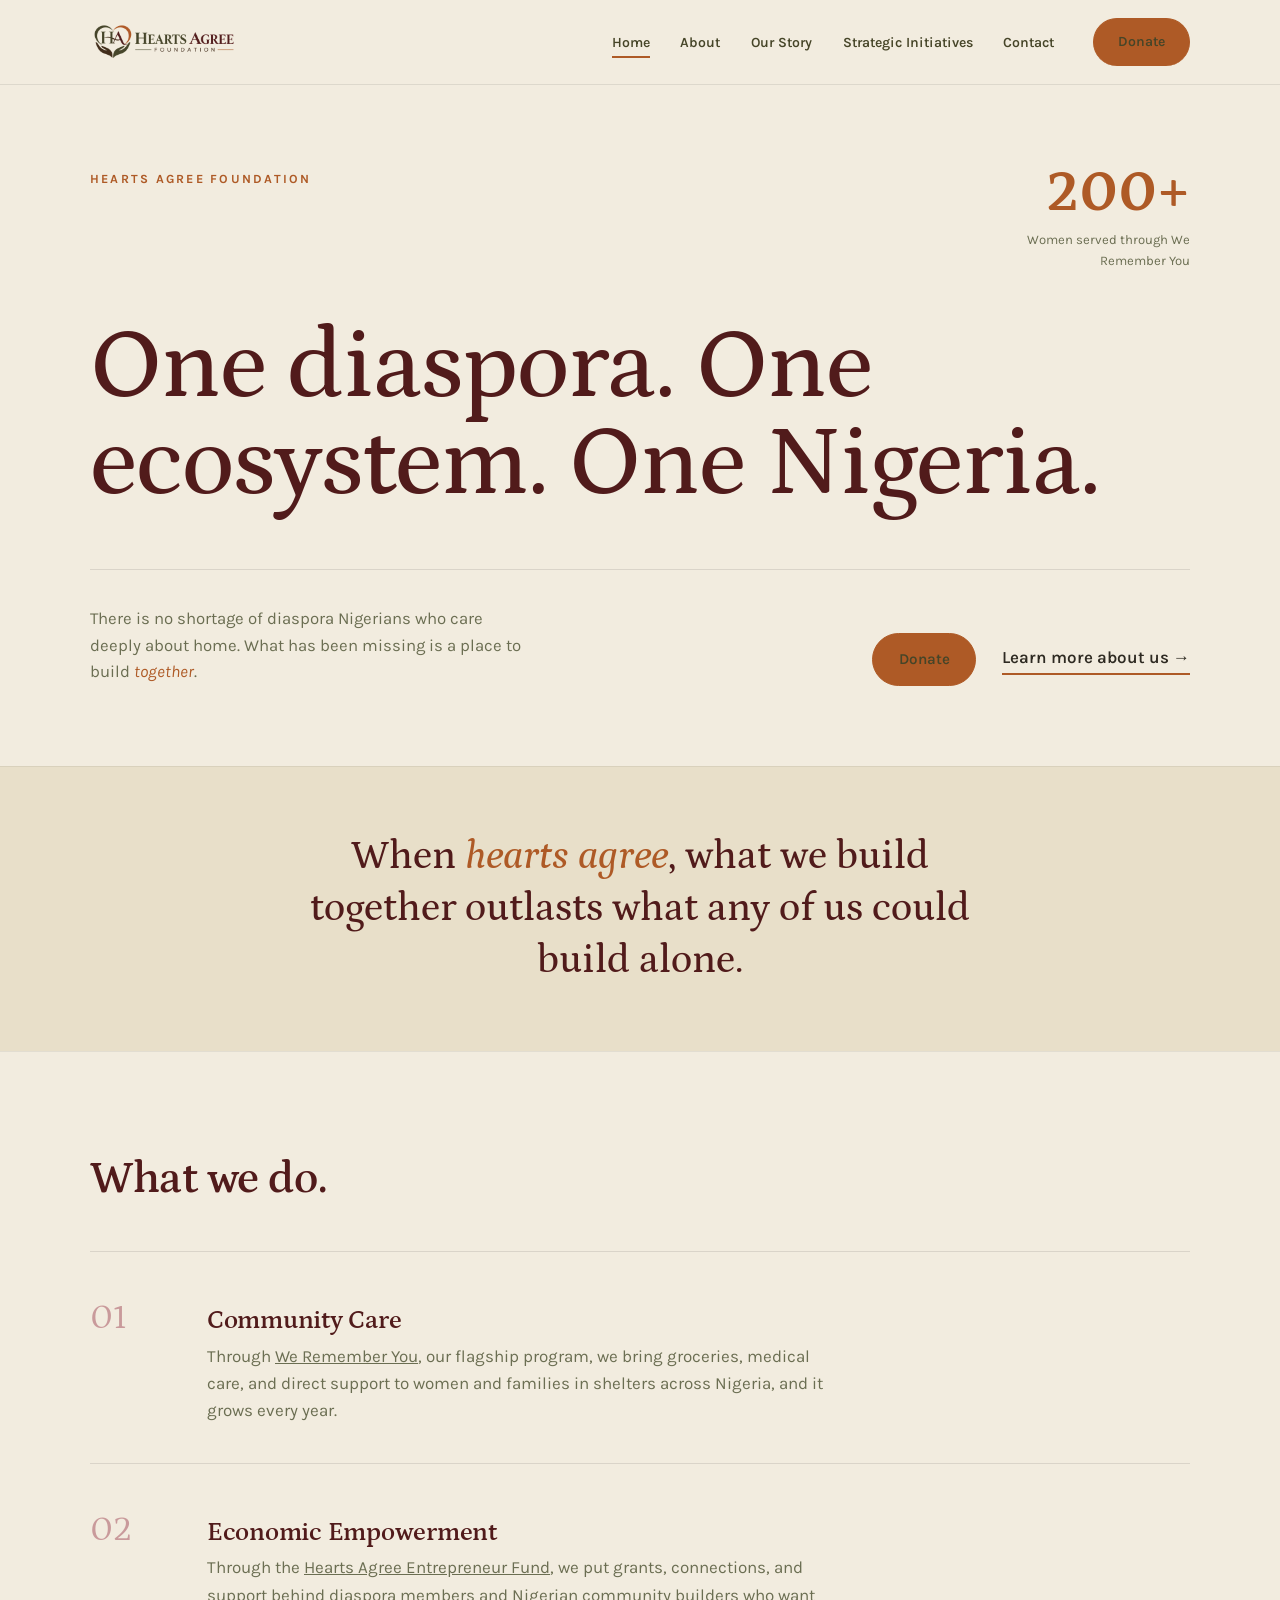
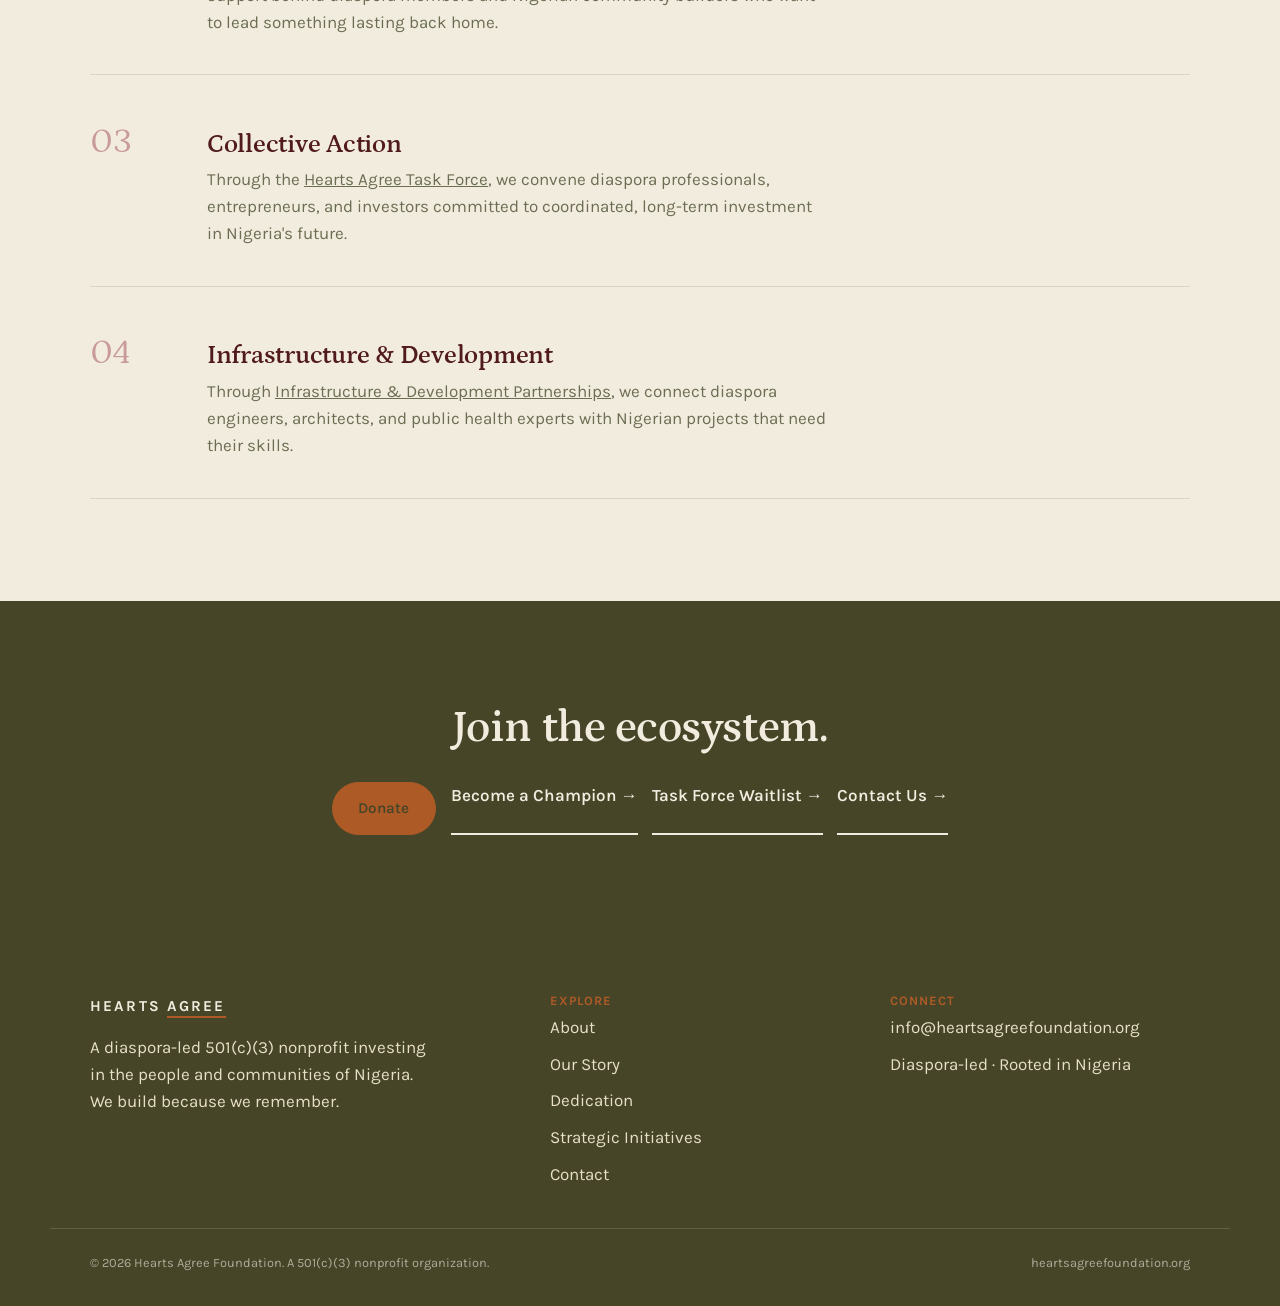
<file: index.html>
<!DOCTYPE html>
<html lang="en">
<head>
<meta charset="UTF-8">
<meta name="viewport" content="width=device-width, initial-scale=1.0">
<title>Hearts Agree Foundation | One Diaspora. One Ecosystem. One Nigeria.</title>
<meta name="description" content="Hearts Agree Foundation is a diaspora-led 501(c)(3) nonprofit mobilizing the resources, relationships, and resolve of Nigerians abroad to invest in the people and communities back home.">
<link rel="preconnect" href="https://fonts.googleapis.com">
<link rel="preconnect" href="https://fonts.gstatic.com" crossorigin>
<link href="https://fonts.googleapis.com/css2?family=Petrona:ital,wght@0,500;0,600;0,700;1,500&family=Karla:wght@400;500;600;700&display=swap" rel="stylesheet">
<link rel="icon" type="image/png" href="assets/img/favicon.png">
<link rel="stylesheet" href="assets/css/style.css">
</head>
<body>

<header class="site-header">
  <nav class="nav">
    <a href="index.html" class="brand"><img src="assets/img/logo.png" alt="Hearts Agree Foundation" class="brand-logo"></a>
    <button class="nav-toggle" aria-label="Toggle menu" aria-expanded="false">
      <span></span><span></span><span></span>
    </button>
    <ul class="nav-links">
      <li><a href="index.html">Home</a></li>
      <li><a href="about.html">About</a></li>
      <li><a href="story.html">Our Story</a></li>
      <li><a href="programs.html">Strategic Initiatives</a></li>
      <li><a href="contact.html">Contact</a></li>
      <li class="nav-cta"><a href="contact.html#donate" class="btn btn-gold">Donate</a></li>
    </ul>
  </nav>
</header>

<section class="hero-editorial">
  <div class="wrap">
    <div class="hero-editorial-top">
      <span class="hero-kicker">Hearts Agree Foundation</span>
      <div class="hero-figure">
        <span class="hero-figure-num">200+</span>
        <span class="hero-figure-label">Women served through We Remember You</span>
      </div>
    </div>
    <h1 class="hero-editorial-headline">One diaspora. One ecosystem. One Nigeria.</h1>
    <div class="hero-editorial-foot">
      <p class="hero-editorial-lede">There is no shortage of diaspora Nigerians who care deeply about home. What has been missing is a place to build <span class="highlight">together</span>.</p>
      <div class="hero-editorial-actions">
        <a href="contact.html#donate" class="btn btn-gold">Donate</a>
        <a href="about.html" class="link-arrow">Learn more about us</a>
      </div>
    </div>
  </div>
</section>

<section class="sub-hero tint">
  <div class="wrap">
    <p>When <span class="highlight">hearts agree</span>, what we build together outlasts what any of us could build alone.</p>
  </div>
</section>

<section class="ways-list-section">
  <div class="wrap">
    <h2 class="section-title">What we do.</h2>
    <ol class="ways-list">
      <li>
        <span class="ways-num">01</span>
        <div class="ways-body">
          <h3>Community Care</h3>
          <p>Through <a href="story.html" style="text-decoration:underline;">We Remember You</a>, our flagship program, we bring groceries, medical care, and direct support to women and families in shelters across Nigeria, and it grows every year.</p>
        </div>
      </li>
      <li>
        <span class="ways-num">02</span>
        <div class="ways-body">
          <h3>Economic Empowerment</h3>
          <p>Through the <a href="programs.html#entrepreneur-fund" style="text-decoration:underline;">Hearts Agree Entrepreneur Fund</a>, we put grants, connections, and support behind diaspora members and Nigerian community builders who want to lead something lasting back home.</p>
        </div>
      </li>
      <li>
        <span class="ways-num">03</span>
        <div class="ways-body">
          <h3>Collective Action</h3>
          <p>Through the <a href="programs.html#task-force" style="text-decoration:underline;">Hearts Agree Task Force</a>, we convene diaspora professionals, entrepreneurs, and investors committed to coordinated, long-term investment in Nigeria's future.</p>
        </div>
      </li>
      <li>
        <span class="ways-num">04</span>
        <div class="ways-body">
          <h3>Infrastructure &amp; Development</h3>
          <p>Through <a href="programs.html#infrastructure" style="text-decoration:underline;">Infrastructure &amp; Development Partnerships</a>, we connect diaspora engineers, architects, and public health experts with Nigerian projects that need their skills.</p>
        </div>
      </li>
    </ol>
  </div>
</section>

<section class="cta-band">
  <div class="wrap">
    <h2>Join the ecosystem.</h2>
    <div class="hero-actions" style="justify-content:center; margin-top:1.8rem;">
      <a href="contact.html#donate" class="btn btn-gold">Donate</a>
      <a href="contact.html#champion" class="link-arrow">Become a Champion</a>
      <a href="contact.html#task-force" class="link-arrow">Task Force Waitlist</a>
      <a href="contact.html" class="link-arrow">Contact Us</a>
    </div>
  </div>
</section>

<footer class="site-footer">
  <div class="wrap footer-grid">
    <div>
      <div class="brand" style="color:var(--cream);">Hearts <span>Agree</span></div>
      <p style="margin-top:1rem; max-width:34ch;">A diaspora-led 501(c)(3) nonprofit investing in the people and communities of Nigeria. We build because we remember.</p>
    </div>
    <div>
      <h4>Explore</h4>
      <ul>
        <li><a href="about.html">About</a></li>
        <li><a href="story.html">Our Story</a></li>
        <li><a href="dedication.html">Dedication</a></li>
        <li><a href="programs.html">Strategic Initiatives</a></li>
        <li><a href="contact.html">Contact</a></li>
      </ul>
    </div>
    <div>
      <h4>Connect</h4>
      <ul>
        <li><a href="mailto:info@heartsagreefoundation.org">info@heartsagreefoundation.org</a></li>
        <li>Diaspora-led &middot; Rooted in Nigeria</li>
      </ul>
    </div>
  </div>
  <div class="footer-bottom">
    <span>&copy; 2026 Hearts Agree Foundation. A 501(c)(3) nonprofit organization.</span>
    <span>heartsagreefoundation.org</span>
  </div>
</footer>

<script src="assets/js/main.js"></script>
</body>
</html>
</file>
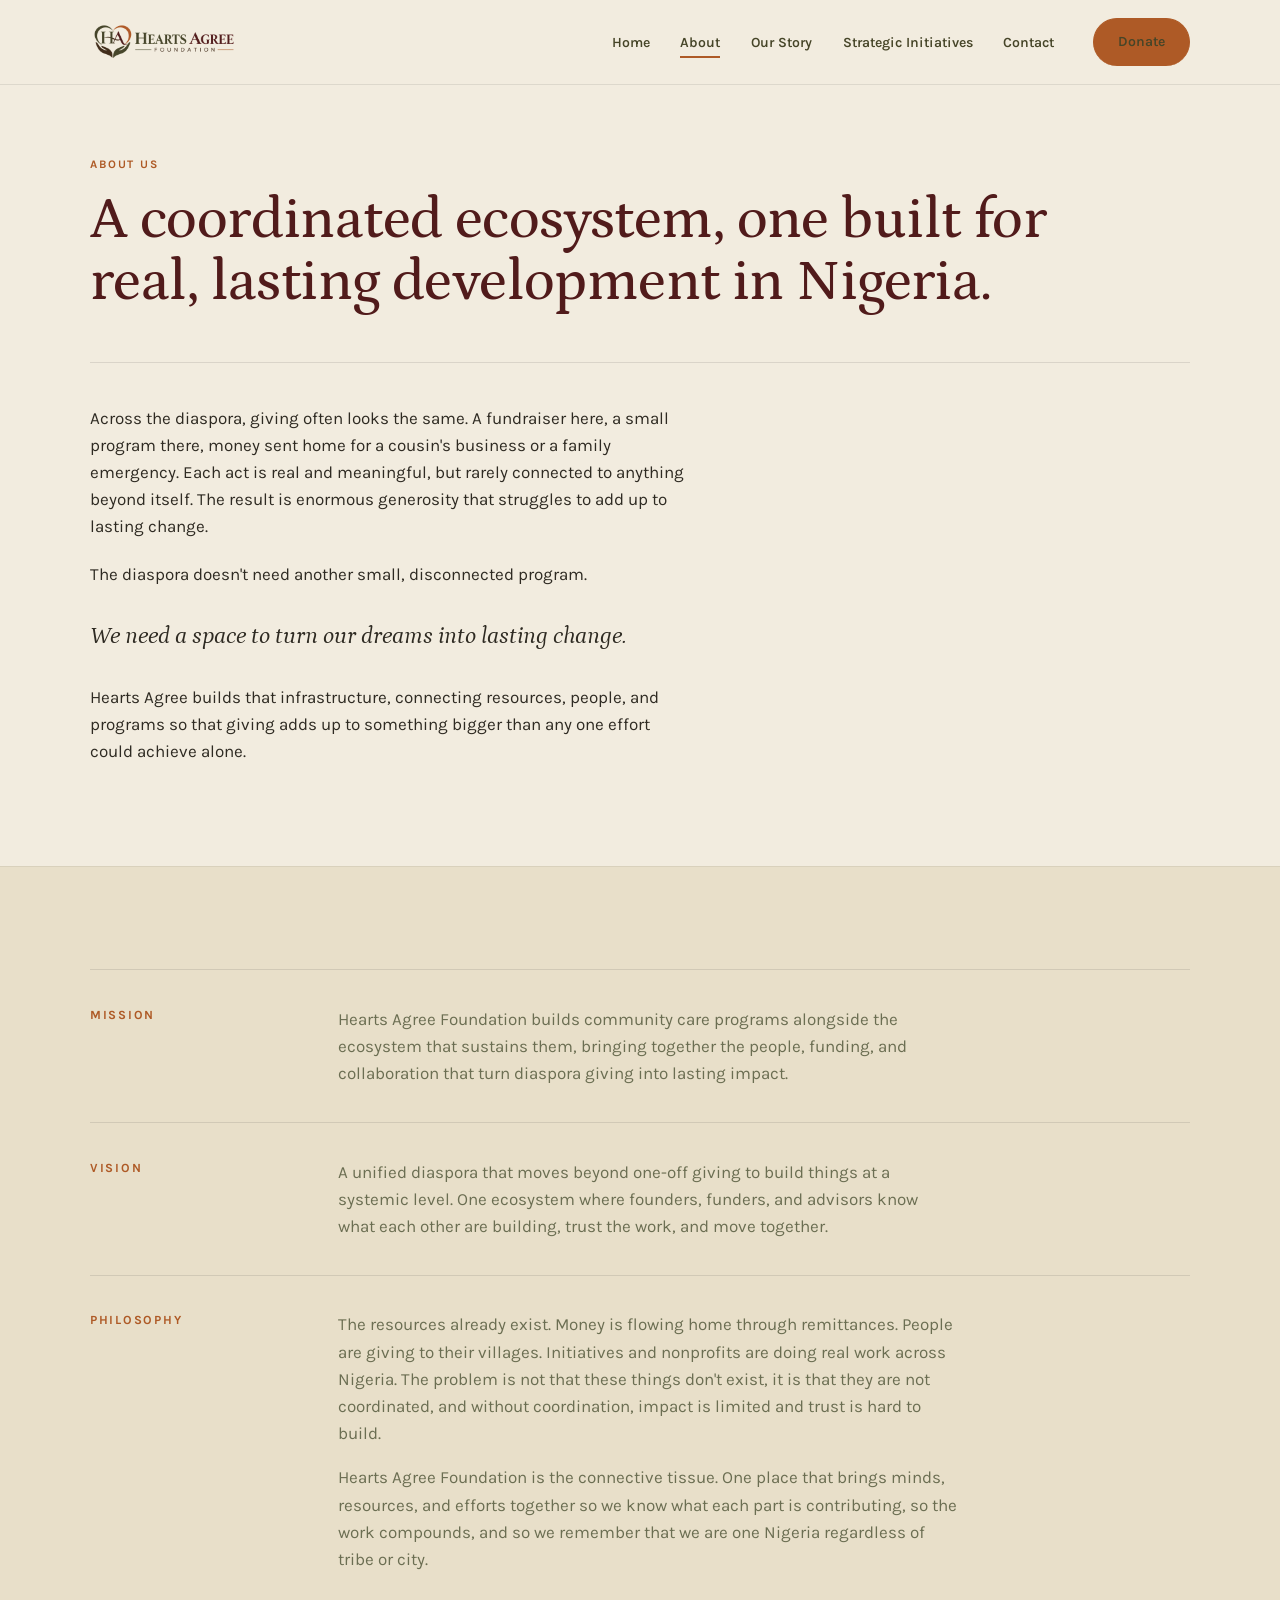
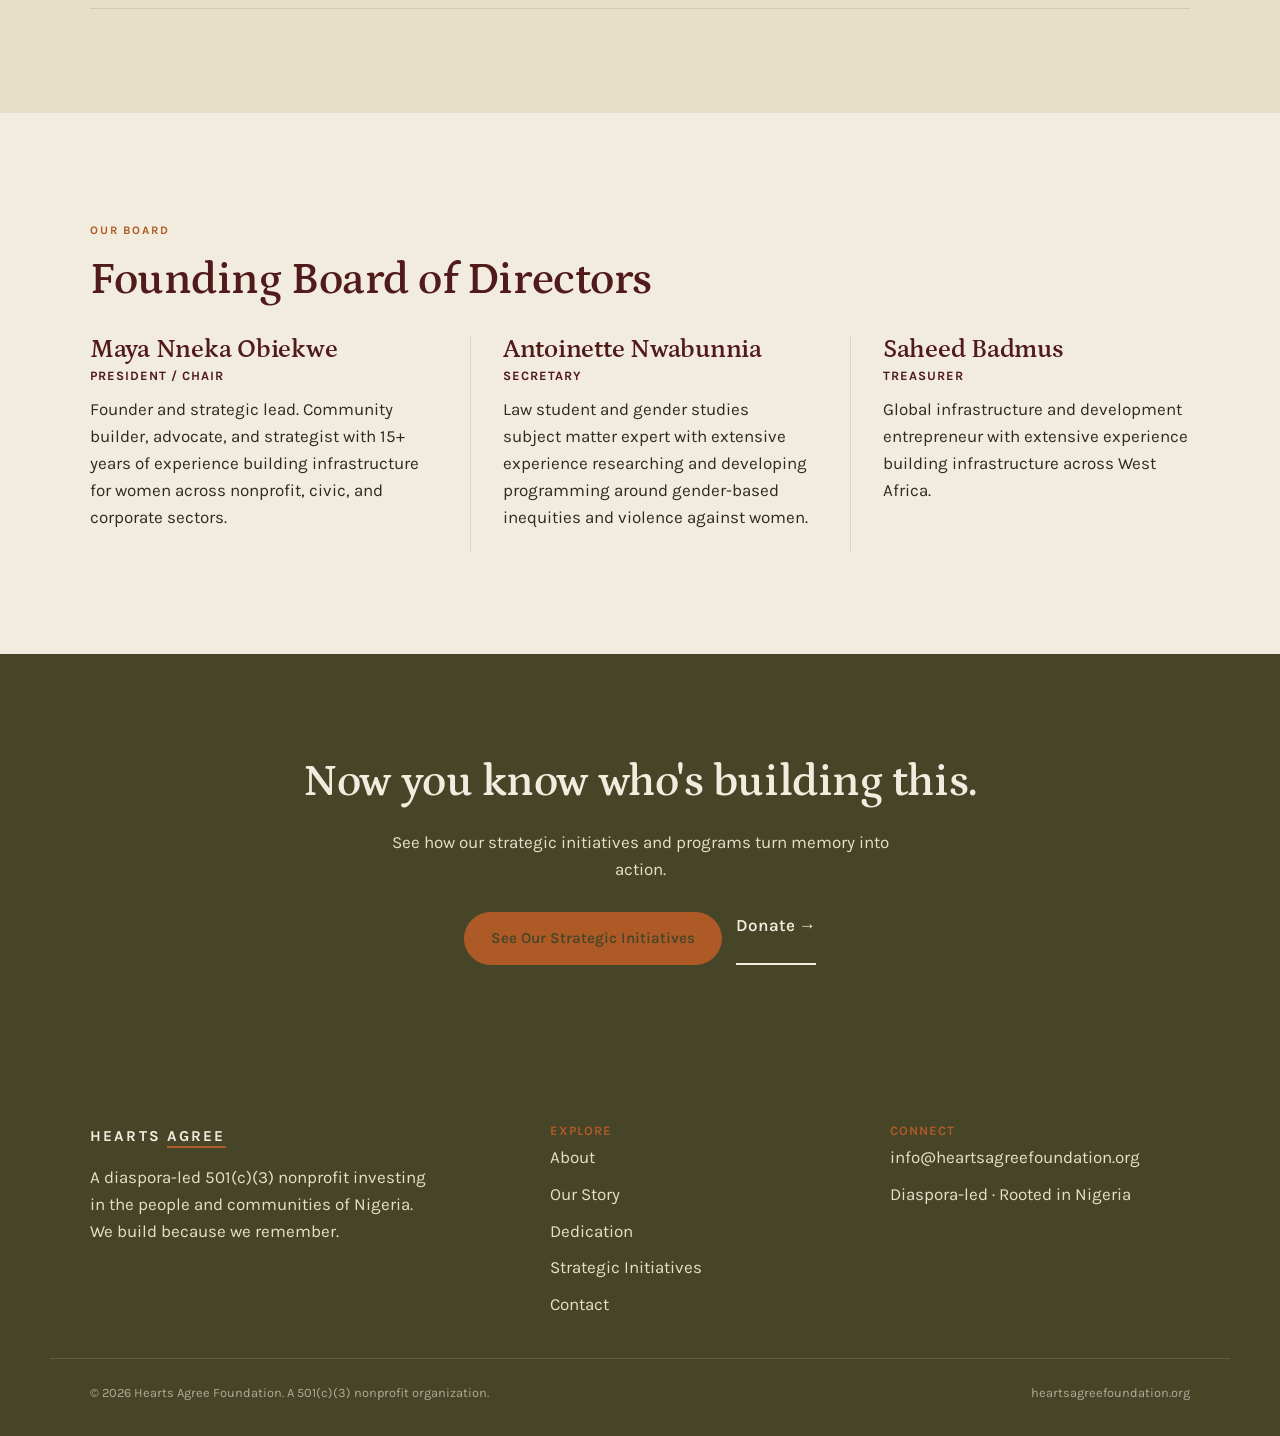
<file: about.html>
<!DOCTYPE html>
<html lang="en">
<head>
<meta charset="UTF-8">
<meta name="viewport" content="width=device-width, initial-scale=1.0">
<title>About | Hearts Agree Foundation</title>
<meta name="description" content="Hearts Agree Foundation is a 501(c)(3) nonprofit led by the diaspora, built for Nigeria. Learn our mission, vision, and philosophy, and meet our founding board.">
<link rel="preconnect" href="https://fonts.googleapis.com">
<link rel="preconnect" href="https://fonts.gstatic.com" crossorigin>
<link href="https://fonts.googleapis.com/css2?family=Petrona:ital,wght@0,500;0,600;0,700;1,500&family=Karla:wght@400;500;600;700&display=swap" rel="stylesheet">
<link rel="icon" type="image/png" href="assets/img/favicon.png">
<link rel="stylesheet" href="assets/css/style.css">
</head>
<body>

<header class="site-header">
  <nav class="nav">
    <a href="index.html" class="brand"><img src="assets/img/logo.png" alt="Hearts Agree Foundation" class="brand-logo"></a>
    <button class="nav-toggle" aria-label="Toggle menu" aria-expanded="false">
      <span></span><span></span><span></span>
    </button>
    <ul class="nav-links">
      <li><a href="index.html">Home</a></li>
      <li><a href="about.html">About</a></li>
      <li><a href="story.html">Our Story</a></li>
      <li><a href="programs.html">Strategic Initiatives</a></li>
      <li><a href="contact.html">Contact</a></li>
      <li class="nav-cta"><a href="contact.html#donate" class="btn btn-gold">Donate</a></li>
    </ul>
  </nav>
</header>

<section class="intro-block">
  <div class="wrap">
    <span class="eyebrow">About Us</span>
    <h1 class="intro-headline">A coordinated ecosystem, one built for real, lasting development in Nigeria.</h1>
    <div class="intro-detail">
      <p>Across the diaspora, giving often looks the same. A fundraiser here, a small program there, money sent home for a cousin's business or a family emergency. Each act is real and meaningful, but rarely connected to anything beyond itself. The result is enormous generosity that struggles to add up to lasting change.</p>
      <p>The diaspora doesn't need another small, disconnected program.</p>
      <p class="pull-line">We need a space to turn our dreams into lasting change.</p>
      <p>Hearts Agree builds that infrastructure, connecting resources, people, and programs so that giving adds up to something bigger than any one effort could achieve alone.</p>
    </div>
  </div>
</section>

<section class="tint">
  <div class="wrap">
    <dl class="glossary-list">
      <div class="glossary-row">
        <dt>Mission</dt>
        <dd>Hearts Agree Foundation builds community care programs alongside the ecosystem that sustains them, bringing together the people, funding, and collaboration that turn diaspora giving into lasting impact.</dd>
      </div>
      <div class="glossary-row">
        <dt>Vision</dt>
        <dd>A unified diaspora that moves beyond one-off giving to build things at a systemic level. One ecosystem where founders, funders, and advisors know what each other are building, trust the work, and move together.</dd>
      </div>
      <div class="glossary-row">
        <dt>Philosophy</dt>
        <dd>
          <p>The resources already exist. Money is flowing home through remittances. People are giving to their villages. Initiatives and nonprofits are doing real work across Nigeria. The problem is not that these things don't exist, it is that they are not coordinated, and without coordination, impact is limited and trust is hard to build.</p>
          <p>Hearts Agree Foundation is the connective tissue. One place that brings minds, resources, and efforts together so we know what each part is contributing, so the work compounds, and so we remember that we are one Nigeria regardless of tribe or city.</p>
        </dd>
      </div>
    </dl>
  </div>
</section>

<section>
  <div class="wrap">
    <span class="eyebrow">Our Board</span>
    <h2 style="margin-bottom:2rem;">Founding Board of Directors</h2>
    <div class="board-grid">
      <div>
        <h3>Maya Nneka Obiekwe</h3>
        <span class="board-role">President / Chair</span>
        <p>Founder and strategic lead. Community builder, advocate, and strategist with 15+ years of experience building infrastructure for women across nonprofit, civic, and corporate sectors.</p>
      </div>
      <div>
        <h3>Antoinette Nwabunnia</h3>
        <span class="board-role">Secretary</span>
        <p>Law student and gender studies subject matter expert with extensive experience researching and developing programming around gender-based inequities and violence against women.</p>
      </div>
      <div>
        <h3>Saheed Badmus</h3>
        <span class="board-role">Treasurer</span>
        <p>Global infrastructure and development entrepreneur with extensive experience building infrastructure across West Africa.</p>
      </div>
    </div>
  </div>
</section>

<section class="cta-band">
  <div class="wrap">
    <h2>Now you know who's building this.</h2>
    <p style="color:var(--cream-dim); max-width:50ch; margin:0 auto 1.8rem;">See how our strategic initiatives and programs turn memory into action.</p>
    <div class="hero-actions" style="justify-content:center;">
      <a href="programs.html" class="btn btn-gold">See Our Strategic Initiatives</a>
      <a href="contact.html#donate" class="link-arrow">Donate</a>
    </div>
  </div>
</section>

<footer class="site-footer">
  <div class="wrap footer-grid">
    <div>
      <div class="brand" style="color:var(--cream);">Hearts <span>Agree</span></div>
      <p style="margin-top:1rem; max-width:34ch;">A diaspora-led 501(c)(3) nonprofit investing in the people and communities of Nigeria. We build because we remember.</p>
    </div>
    <div>
      <h4>Explore</h4>
      <ul>
        <li><a href="about.html">About</a></li>
        <li><a href="story.html">Our Story</a></li>
        <li><a href="dedication.html">Dedication</a></li>
        <li><a href="programs.html">Strategic Initiatives</a></li>
        <li><a href="contact.html">Contact</a></li>
      </ul>
    </div>
    <div>
      <h4>Connect</h4>
      <ul>
        <li><a href="mailto:info@heartsagreefoundation.org">info@heartsagreefoundation.org</a></li>
        <li>Diaspora-led &middot; Rooted in Nigeria</li>
      </ul>
    </div>
  </div>
  <div class="footer-bottom">
    <span>&copy; 2026 Hearts Agree Foundation. A 501(c)(3) nonprofit organization.</span>
    <span>heartsagreefoundation.org</span>
  </div>
</footer>

<script src="assets/js/main.js"></script>
</body>
</html>
</file>
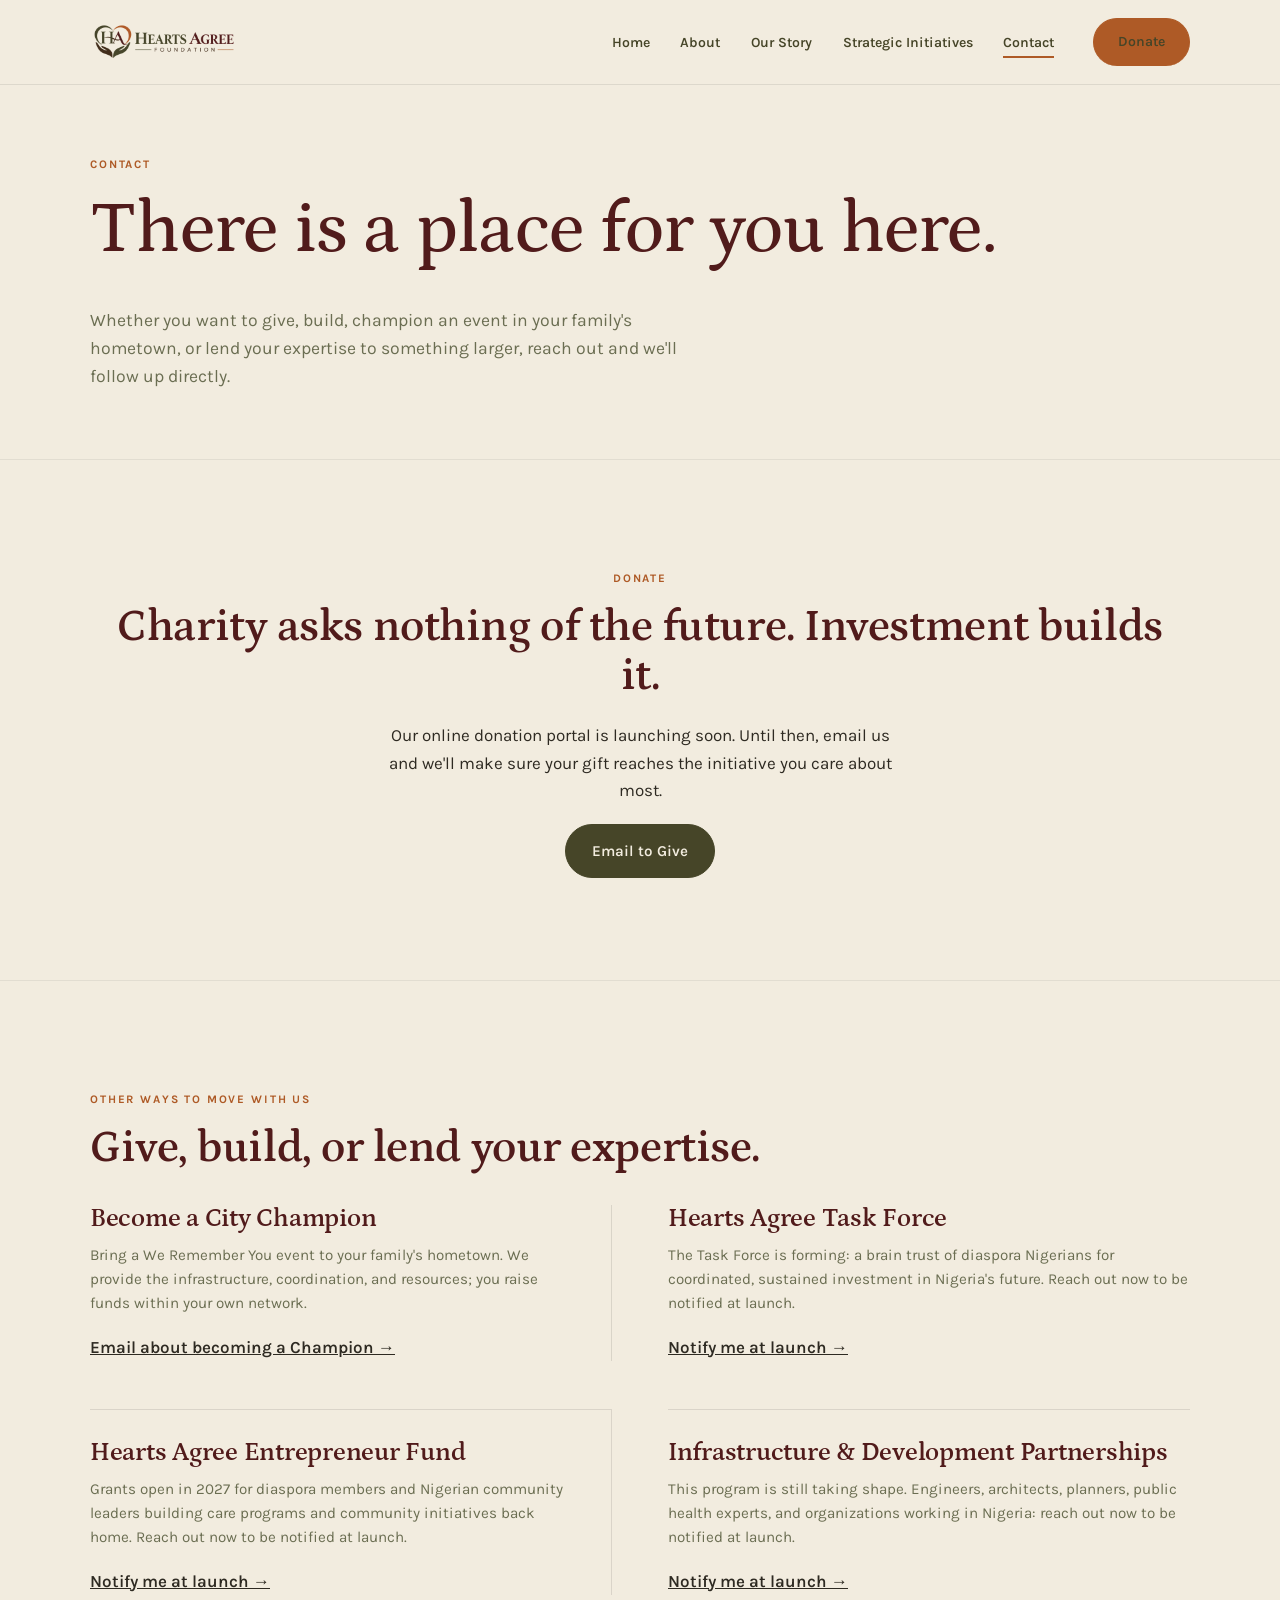
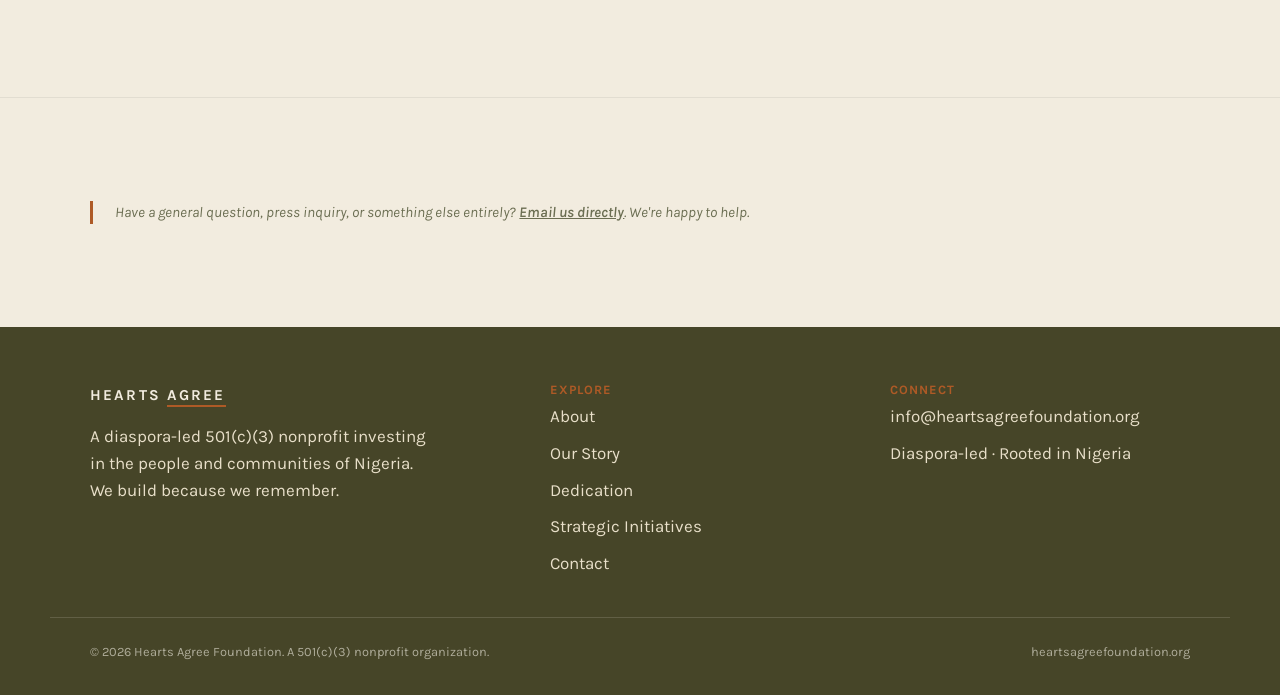
<file: contact.html>
<!DOCTYPE html>
<html lang="en">
<head>
<meta charset="UTF-8">
<meta name="viewport" content="width=device-width, initial-scale=1.0">
<title>Contact | Hearts Agree Foundation</title>
<meta name="description" content="Get in touch with Hearts Agree Foundation: donate, become a City Champion, join the Task Force, or partner with us.">
<link rel="preconnect" href="https://fonts.googleapis.com">
<link rel="preconnect" href="https://fonts.gstatic.com" crossorigin>
<link href="https://fonts.googleapis.com/css2?family=Petrona:ital,wght@0,500;0,600;0,700;1,500&family=Karla:wght@400;500;600;700&display=swap" rel="stylesheet">
<link rel="icon" type="image/png" href="assets/img/favicon.png">
<link rel="stylesheet" href="assets/css/style.css">
</head>
<body>

<header class="site-header">
  <nav class="nav">
    <a href="index.html" class="brand"><img src="assets/img/logo.png" alt="Hearts Agree Foundation" class="brand-logo"></a>
    <button class="nav-toggle" aria-label="Toggle menu" aria-expanded="false">
      <span></span><span></span><span></span>
    </button>
    <ul class="nav-links">
      <li><a href="index.html">Home</a></li>
      <li><a href="about.html">About</a></li>
      <li><a href="story.html">Our Story</a></li>
      <li><a href="programs.html">Strategic Initiatives</a></li>
      <li><a href="contact.html">Contact</a></li>
      <li class="nav-cta"><a href="contact.html#donate" class="btn btn-gold">Donate</a></li>
    </ul>
  </nav>
</header>

<section class="page-hero">
  <div class="wrap">
    <span class="eyebrow">Contact</span>
    <h1>There is a place for you here.</h1>
    <p style="font-size:1.1rem; max-width:60ch; color:var(--forest-soft);">Whether you want to give, build, champion an event in your family's hometown, or lend your expertise to something larger, reach out and we'll follow up directly.</p>
  </div>
</section>

<section id="donate">
  <div class="wrap" style="text-align:center;">
    <span class="eyebrow">Donate</span>
    <h2 style="max-width:36ch; margin-left:auto; margin-right:auto;">Charity asks nothing of the future. Investment builds it.</h2>
    <p style="max-width:52ch; margin-left:auto; margin-right:auto;">Our online donation portal is launching soon. Until then, email us and we'll make sure your gift reaches the initiative you care about most.</p>
    <a href="mailto:info@heartsagreefoundation.org?subject=Donation%20Interest" class="btn btn-primary">Email to Give</a>
  </div>
</section>

<section>
  <div class="wrap">
    <span class="eyebrow">Other Ways to Move With Us</span>
    <h2 style="margin-bottom:2rem;">Give, build, or lend your expertise.</h2>
    <div class="action-grid">
      <div id="champion">
        <h3>Become a City Champion</h3>
        <p>Bring a We Remember You event to your family's hometown. We provide the infrastructure, coordination, and resources; you raise funds within your own network.</p>
        <a href="mailto:info@heartsagreefoundation.org?subject=City%20Champion%20Interest" style="text-decoration:underline; font-weight:600;">Email about becoming a Champion &rarr;</a>
      </div>
      <div id="task-force">
        <h3>Hearts Agree Task Force</h3>
        <p>The Task Force is forming: a brain trust of diaspora Nigerians for coordinated, sustained investment in Nigeria's future. Reach out now to be notified at launch.</p>
        <a href="mailto:info@heartsagreefoundation.org?subject=Task%20Force%20-%20Notify%20Me" style="text-decoration:underline; font-weight:600;">Notify me at launch &rarr;</a>
      </div>
      <div id="fund">
        <h3>Hearts Agree Entrepreneur Fund</h3>
        <p>Grants open in 2027 for diaspora members and Nigerian community leaders building care programs and community initiatives back home. Reach out now to be notified at launch.</p>
        <a href="mailto:info@heartsagreefoundation.org?subject=Entrepreneur%20Fund%20-%20Notify%20Me" style="text-decoration:underline; font-weight:600;">Notify me at launch &rarr;</a>
      </div>
      <div id="partner">
        <h3>Infrastructure &amp; Development Partnerships</h3>
        <p>This program is still taking shape. Engineers, architects, planners, public health experts, and organizations working in Nigeria: reach out now to be notified at launch.</p>
        <a href="mailto:info@heartsagreefoundation.org?subject=Infrastructure%20Partnership%20-%20Notify%20Me" style="text-decoration:underline; font-weight:600;">Notify me at launch &rarr;</a>
      </div>
    </div>
  </div>
</section>

<section>
  <div class="wrap">
    <div class="note">
      Have a general question, press inquiry, or something else entirely? <a href="mailto:info@heartsagreefoundation.org" style="text-decoration:underline; font-weight:600;">Email us directly</a>. We're happy to help.
    </div>
  </div>
</section>

<footer class="site-footer">
  <div class="wrap footer-grid">
    <div>
      <div class="brand" style="color:var(--cream);">Hearts <span>Agree</span></div>
      <p style="margin-top:1rem; max-width:34ch;">A diaspora-led 501(c)(3) nonprofit investing in the people and communities of Nigeria. We build because we remember.</p>
    </div>
    <div>
      <h4>Explore</h4>
      <ul>
        <li><a href="about.html">About</a></li>
        <li><a href="story.html">Our Story</a></li>
        <li><a href="dedication.html">Dedication</a></li>
        <li><a href="programs.html">Strategic Initiatives</a></li>
        <li><a href="contact.html">Contact</a></li>
      </ul>
    </div>
    <div>
      <h4>Connect</h4>
      <ul>
        <li><a href="mailto:info@heartsagreefoundation.org">info@heartsagreefoundation.org</a></li>
        <li>Diaspora-led &middot; Rooted in Nigeria</li>
      </ul>
    </div>
  </div>
  <div class="footer-bottom">
    <span>&copy; 2026 Hearts Agree Foundation. A 501(c)(3) nonprofit organization.</span>
    <span>heartsagreefoundation.org</span>
  </div>
</footer>

<script src="assets/js/main.js"></script>
</body>
</html>
</file>
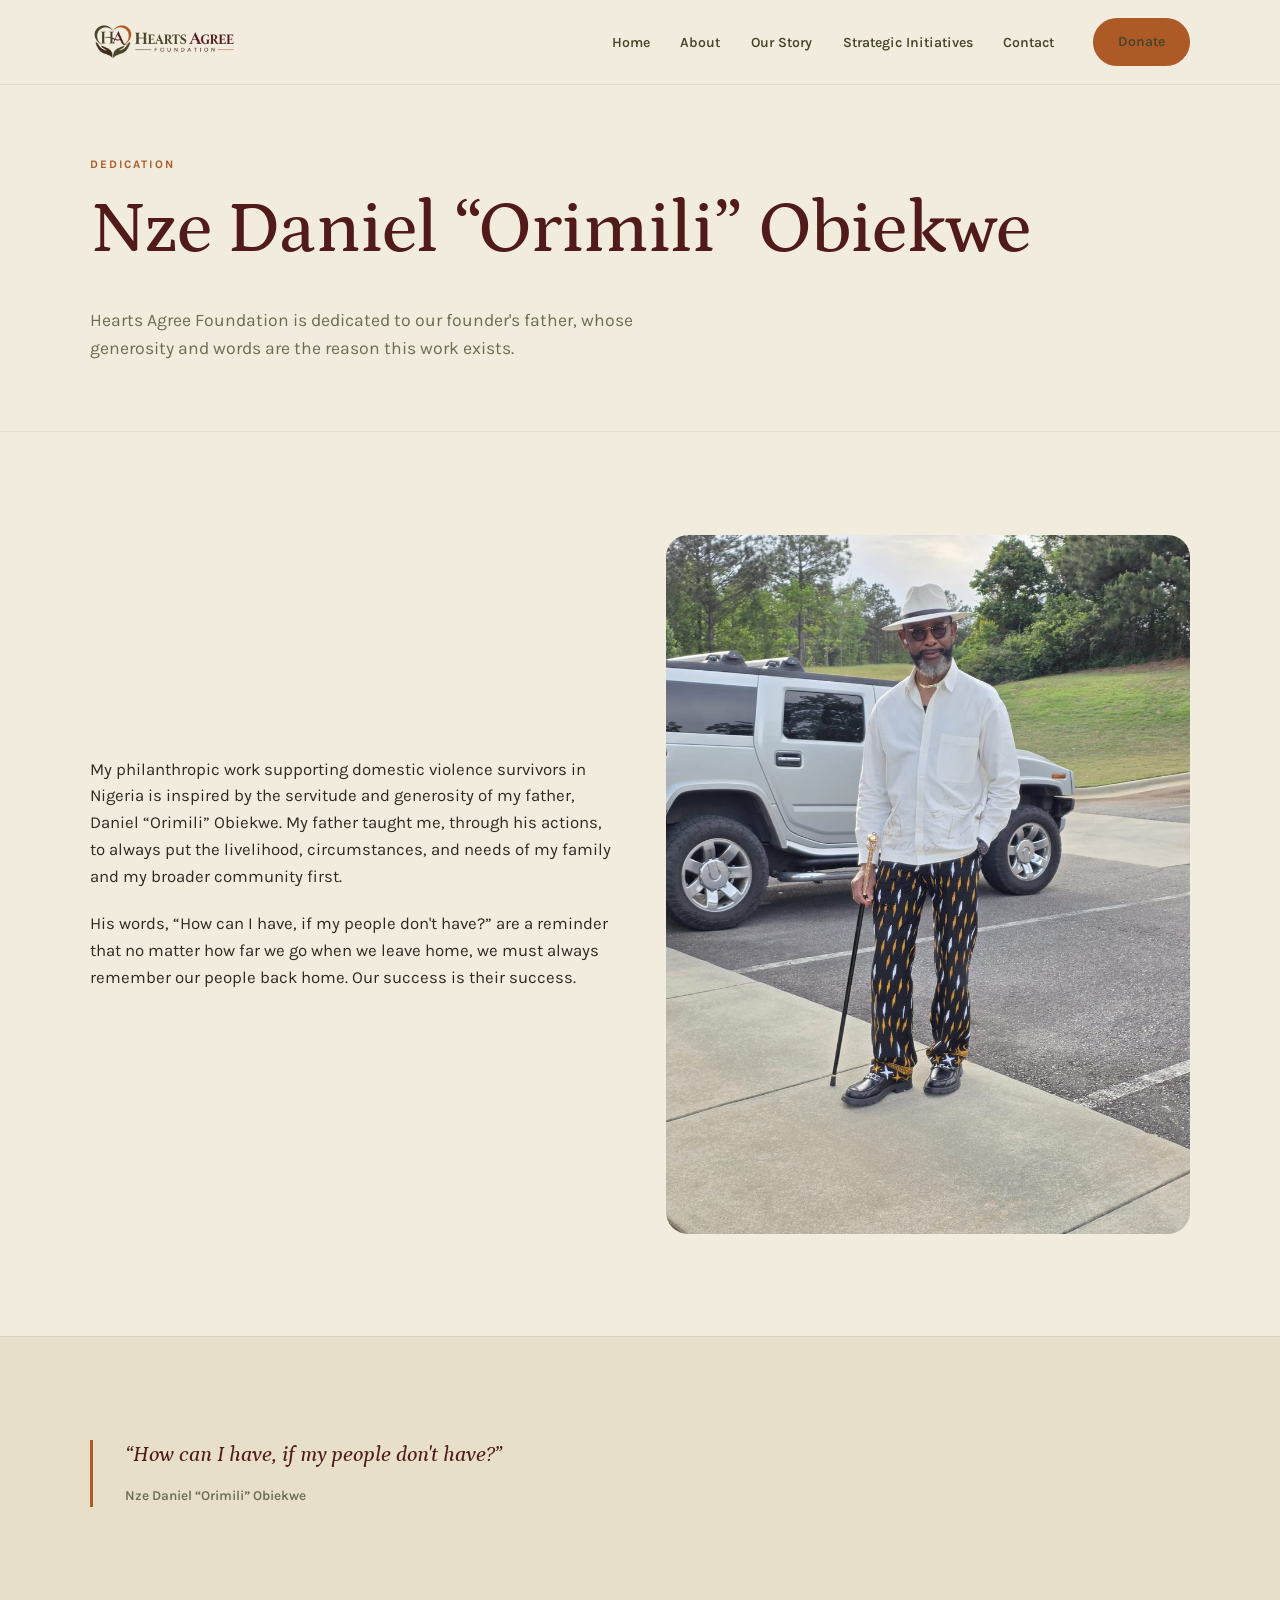
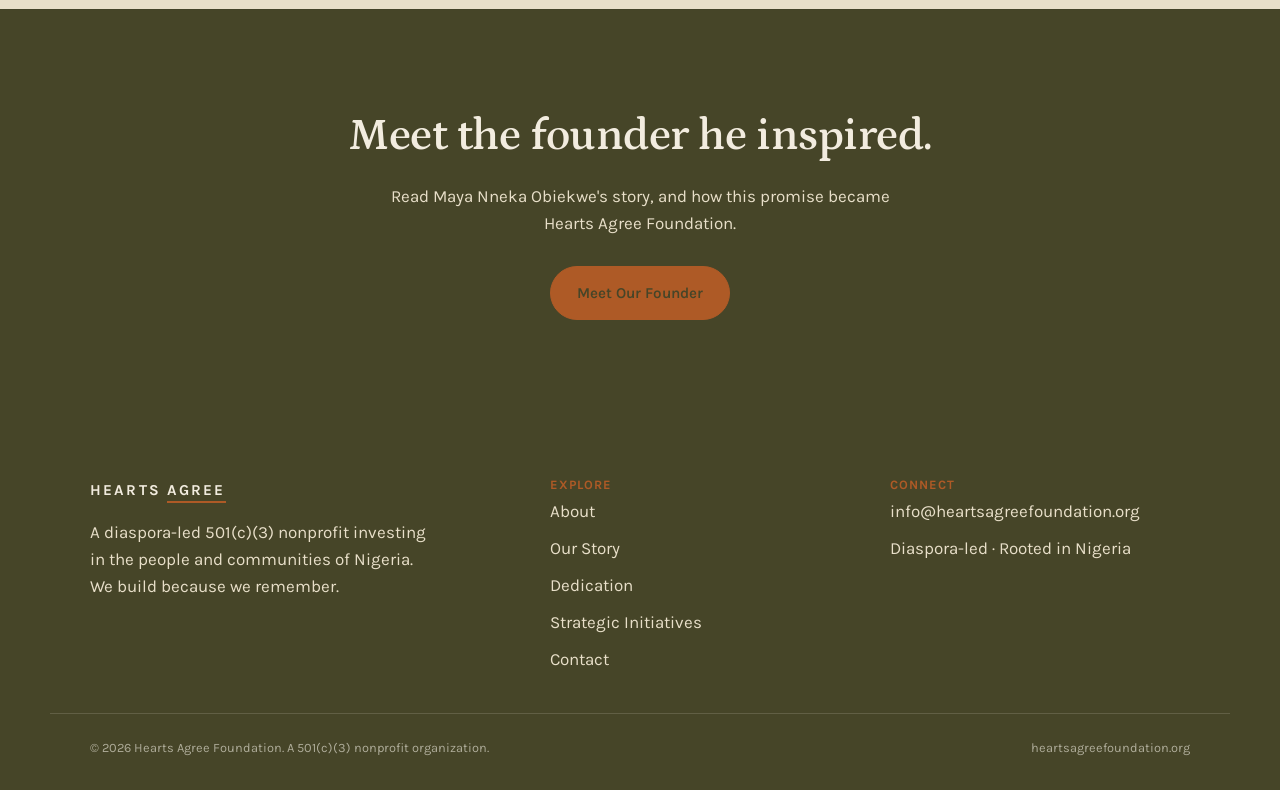
<file: dedication.html>
<!DOCTYPE html>
<html lang="en">
<head>
<meta charset="UTF-8">
<meta name="viewport" content="width=device-width, initial-scale=1.0">
<title>Dedication | Hearts Agree Foundation</title>
<meta name="description" content="Hearts Agree Foundation is dedicated to Nze Daniel &quot;Orimili&quot; Obiekwe, whose words and generosity inspired the founder's philanthropic work.">
<link rel="preconnect" href="https://fonts.googleapis.com">
<link rel="preconnect" href="https://fonts.gstatic.com" crossorigin>
<link href="https://fonts.googleapis.com/css2?family=Petrona:ital,wght@0,500;0,600;0,700;1,500&family=Karla:wght@400;500;600;700&display=swap" rel="stylesheet">
<link rel="icon" type="image/png" href="assets/img/favicon.png">
<link rel="stylesheet" href="assets/css/style.css">
</head>
<body>

<header class="site-header">
  <nav class="nav">
    <a href="index.html" class="brand"><img src="assets/img/logo.png" alt="Hearts Agree Foundation" class="brand-logo"></a>
    <button class="nav-toggle" aria-label="Toggle menu" aria-expanded="false">
      <span></span><span></span><span></span>
    </button>
    <ul class="nav-links">
      <li><a href="index.html">Home</a></li>
      <li><a href="about.html">About</a></li>
      <li><a href="story.html">Our Story</a></li>
      <li><a href="programs.html">Strategic Initiatives</a></li>
      <li><a href="contact.html">Contact</a></li>
      <li class="nav-cta"><a href="contact.html#donate" class="btn btn-gold">Donate</a></li>
    </ul>
  </nav>
</header>

<section class="page-hero">
  <div class="wrap">
    <span class="eyebrow">Dedication</span>
    <h1>Nze Daniel &ldquo;Orimili&rdquo; Obiekwe</h1>
    <p style="font-size:1.1rem; max-width:62ch; color:var(--forest-soft);">Hearts Agree Foundation is dedicated to our founder's father, whose generosity and words are the reason this work exists.</p>
  </div>
</section>

<section>
  <div class="wrap split">
    <div>
      <p style="font-size:1.05rem;">My philanthropic work supporting domestic violence survivors in Nigeria is inspired by the servitude and generosity of my father, Daniel &ldquo;Orimili&rdquo; Obiekwe. My father taught me, through his actions, to always put the livelihood, circumstances, and needs of my family and my broader community first.</p>
      <p style="font-size:1.05rem;">His words, &ldquo;How can I have, if my people don't have?&rdquo; are a reminder that no matter how far we go when we leave home, we must always remember our people back home. Our success is their success.</p>
    </div>
    <div class="split-media">
      <img src="assets/img/daniel-obiekwe.jpg" alt="Nze Daniel &quot;Orimili&quot; Obiekwe" class="portrait-photo">
    </div>
  </div>
</section>

<section class="tint">
  <div class="wrap">
    <div class="quote" style="max-width:60ch;">
      <p>&ldquo;How can I have, if my people don't have?&rdquo;</p>
      <cite>Nze Daniel &ldquo;Orimili&rdquo; Obiekwe</cite>
    </div>
  </div>
</section>

<section class="cta-band">
  <div class="wrap">
    <h2>Meet the founder he inspired.</h2>
    <p style="color:var(--cream-dim); max-width:50ch; margin:0 auto 1.8rem;">Read Maya Nneka Obiekwe's story, and how this promise became Hearts Agree Foundation.</p>
    <a href="about.html" class="btn btn-gold">Meet Our Founder</a>
  </div>
</section>

<footer class="site-footer">
  <div class="wrap footer-grid">
    <div>
      <div class="brand" style="color:var(--cream);">Hearts <span>Agree</span></div>
      <p style="margin-top:1rem; max-width:34ch;">A diaspora-led 501(c)(3) nonprofit investing in the people and communities of Nigeria. We build because we remember.</p>
    </div>
    <div>
      <h4>Explore</h4>
      <ul>
        <li><a href="about.html">About</a></li>
        <li><a href="story.html">Our Story</a></li>
        <li><a href="dedication.html">Dedication</a></li>
        <li><a href="programs.html">Strategic Initiatives</a></li>
        <li><a href="contact.html">Contact</a></li>
      </ul>
    </div>
    <div>
      <h4>Connect</h4>
      <ul>
        <li><a href="mailto:info@heartsagreefoundation.org">info@heartsagreefoundation.org</a></li>
        <li>Diaspora-led &middot; Rooted in Nigeria</li>
      </ul>
    </div>
  </div>
  <div class="footer-bottom">
    <span>&copy; 2026 Hearts Agree Foundation. A 501(c)(3) nonprofit organization.</span>
    <span>heartsagreefoundation.org</span>
  </div>
</footer>

<script src="assets/js/main.js"></script>
</body>
</html>
</file>
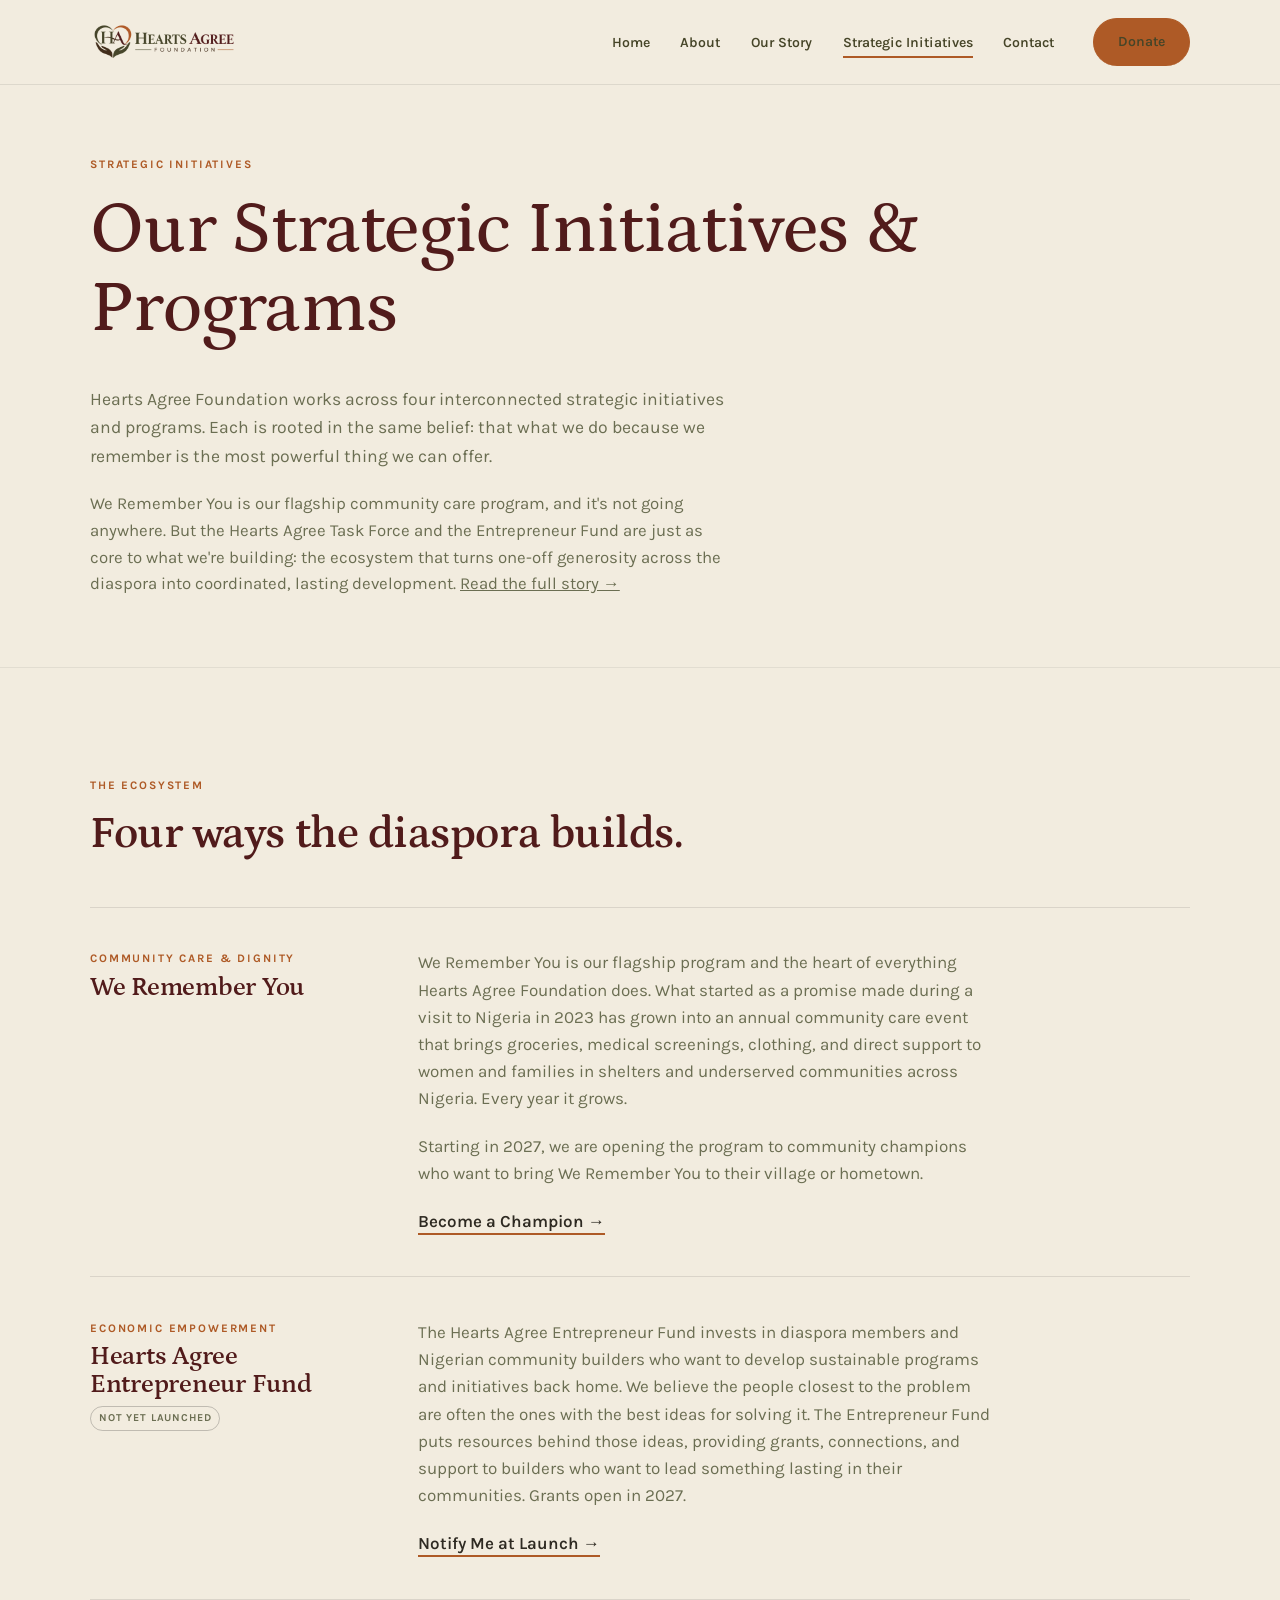
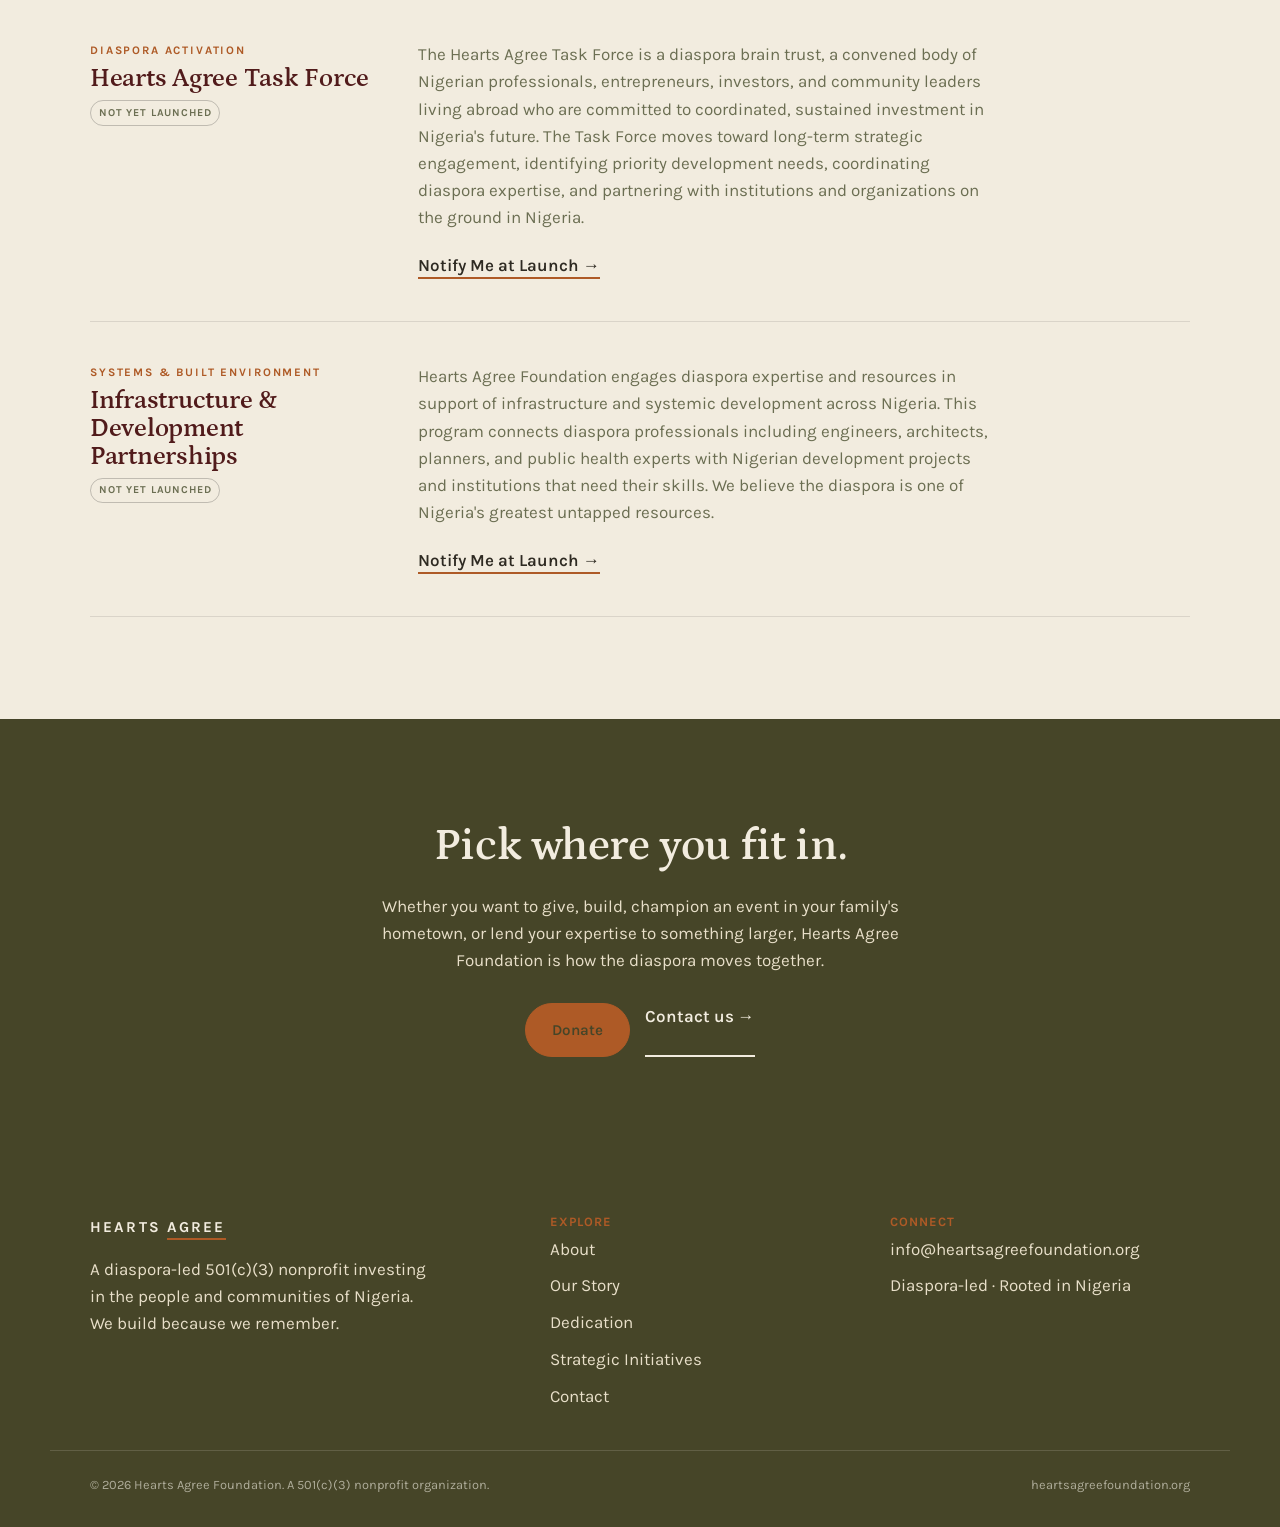
<file: programs.html>
<!DOCTYPE html>
<html lang="en">
<head>
<meta charset="UTF-8">
<meta name="viewport" content="width=device-width, initial-scale=1.0">
<title>Strategic Initiatives & Programs | Hearts Agree Foundation</title>
<meta name="description" content="Hearts Agree Foundation's strategic initiatives beyond our flagship program: the Hearts Agree Entrepreneur Fund, the Hearts Agree Task Force, and Infrastructure & Development Partnerships.">
<link rel="preconnect" href="https://fonts.googleapis.com">
<link rel="preconnect" href="https://fonts.gstatic.com" crossorigin>
<link href="https://fonts.googleapis.com/css2?family=Petrona:ital,wght@0,500;0,600;0,700;1,500&family=Karla:wght@400;500;600;700&display=swap" rel="stylesheet">
<link rel="icon" type="image/png" href="assets/img/favicon.png">
<link rel="stylesheet" href="assets/css/style.css">
</head>
<body>

<header class="site-header">
  <nav class="nav">
    <a href="index.html" class="brand"><img src="assets/img/logo.png" alt="Hearts Agree Foundation" class="brand-logo"></a>
    <button class="nav-toggle" aria-label="Toggle menu" aria-expanded="false">
      <span></span><span></span><span></span>
    </button>
    <ul class="nav-links">
      <li><a href="index.html">Home</a></li>
      <li><a href="about.html">About</a></li>
      <li><a href="story.html">Our Story</a></li>
      <li><a href="programs.html">Strategic Initiatives</a></li>
      <li><a href="contact.html">Contact</a></li>
      <li class="nav-cta"><a href="contact.html#donate" class="btn btn-gold">Donate</a></li>
    </ul>
  </nav>
</header>

<section class="page-hero">
  <div class="wrap">
    <span class="eyebrow">Strategic Initiatives</span>
    <h1>Our Strategic Initiatives &amp; Programs</h1>
    <p style="font-size:1.1rem; max-width:64ch; color:var(--forest-soft);">Hearts Agree Foundation works across four interconnected strategic initiatives and programs. Each is rooted in the same belief: that what we do because we remember is the most powerful thing we can offer.</p>
    <p style="font-size:1.05rem; max-width:64ch; color:var(--forest-soft);">We Remember You is our flagship community care program, and it's not going anywhere. But the Hearts Agree Task Force and the Entrepreneur Fund are just as core to what we're building: the ecosystem that turns one-off generosity across the diaspora into coordinated, lasting development. <a href="story.html" style="text-decoration:underline;">Read the full story &rarr;</a></p>
  </div>
</section>

<section>
  <div class="wrap">
    <span class="eyebrow">The Ecosystem</span>
    <h2 class="section-title">Four ways the diaspora builds.</h2>
    <ul class="initiative-list">
      <li id="we-remember-you">
        <div class="initiative-head">
          <span class="eyebrow">Community Care &amp; Dignity</span>
          <h3>We Remember You</h3>
        </div>
        <div class="initiative-body">
          <p>We Remember You is our flagship program and the heart of everything Hearts Agree Foundation does. What started as a promise made during a visit to Nigeria in 2023 has grown into an annual community care event that brings groceries, medical screenings, clothing, and direct support to women and families in shelters and underserved communities across Nigeria. Every year it grows.</p>
          <p>Starting in 2027, we are opening the program to community champions who want to bring We Remember You to their village or hometown.</p>
          <a href="contact.html#champion" class="link-arrow">Become a Champion</a>
        </div>
      </li>
      <li id="entrepreneur-fund">
        <div class="initiative-head">
          <span class="eyebrow">Economic Empowerment</span>
          <h3>Hearts Agree Entrepreneur Fund</h3>
          <span class="badge-soon">Not Yet Launched</span>
        </div>
        <div class="initiative-body">
          <p>The Hearts Agree Entrepreneur Fund invests in diaspora members and Nigerian community builders who want to develop sustainable programs and initiatives back home. We believe the people closest to the problem are often the ones with the best ideas for solving it. The Entrepreneur Fund puts resources behind those ideas, providing grants, connections, and support to builders who want to lead something lasting in their communities. Grants open in 2027.</p>
          <a href="contact.html#fund" class="link-arrow">Notify Me at Launch</a>
        </div>
      </li>
      <li id="task-force">
        <div class="initiative-head">
          <span class="eyebrow">Diaspora Activation</span>
          <h3>Hearts Agree Task Force</h3>
          <span class="badge-soon">Not Yet Launched</span>
        </div>
        <div class="initiative-body">
          <p>The Hearts Agree Task Force is a diaspora brain trust, a convened body of Nigerian professionals, entrepreneurs, investors, and community leaders living abroad who are committed to coordinated, sustained investment in Nigeria's future. The Task Force moves toward long-term strategic engagement, identifying priority development needs, coordinating diaspora expertise, and partnering with institutions and organizations on the ground in Nigeria.</p>
          <a href="contact.html#task-force" class="link-arrow">Notify Me at Launch</a>
        </div>
      </li>
      <li id="infrastructure">
        <div class="initiative-head">
          <span class="eyebrow">Systems &amp; Built Environment</span>
          <h3>Infrastructure &amp; Development Partnerships</h3>
          <span class="badge-soon">Not Yet Launched</span>
        </div>
        <div class="initiative-body">
          <p>Hearts Agree Foundation engages diaspora expertise and resources in support of infrastructure and systemic development across Nigeria. This program connects diaspora professionals including engineers, architects, planners, and public health experts with Nigerian development projects and institutions that need their skills. We believe the diaspora is one of Nigeria's greatest untapped resources.</p>
          <a href="contact.html#partner" class="link-arrow">Notify Me at Launch</a>
        </div>
      </li>
    </ul>
  </div>
</section>

<section class="cta-band">
  <div class="wrap">
    <h2>Pick where you fit in.</h2>
    <p style="color:var(--cream-dim); max-width:56ch; margin:0 auto 1.8rem;">Whether you want to give, build, champion an event in your family's hometown, or lend your expertise to something larger, Hearts Agree Foundation is how the diaspora moves together.</p>
    <div class="hero-actions" style="justify-content:center;">
      <a href="contact.html#donate" class="btn btn-gold">Donate</a>
      <a href="contact.html" class="link-arrow">Contact us</a>
    </div>
  </div>
</section>

<footer class="site-footer">
  <div class="wrap footer-grid">
    <div>
      <div class="brand" style="color:var(--cream);">Hearts <span>Agree</span></div>
      <p style="margin-top:1rem; max-width:34ch;">A diaspora-led 501(c)(3) nonprofit investing in the people and communities of Nigeria. We build because we remember.</p>
    </div>
    <div>
      <h4>Explore</h4>
      <ul>
        <li><a href="about.html">About</a></li>
        <li><a href="story.html">Our Story</a></li>
        <li><a href="dedication.html">Dedication</a></li>
        <li><a href="programs.html">Strategic Initiatives</a></li>
        <li><a href="contact.html">Contact</a></li>
      </ul>
    </div>
    <div>
      <h4>Connect</h4>
      <ul>
        <li><a href="mailto:info@heartsagreefoundation.org">info@heartsagreefoundation.org</a></li>
        <li>Diaspora-led &middot; Rooted in Nigeria</li>
      </ul>
    </div>
  </div>
  <div class="footer-bottom">
    <span>&copy; 2026 Hearts Agree Foundation. A 501(c)(3) nonprofit organization.</span>
    <span>heartsagreefoundation.org</span>
  </div>
</footer>

<script src="assets/js/main.js"></script>
</body>
</html>
</file>
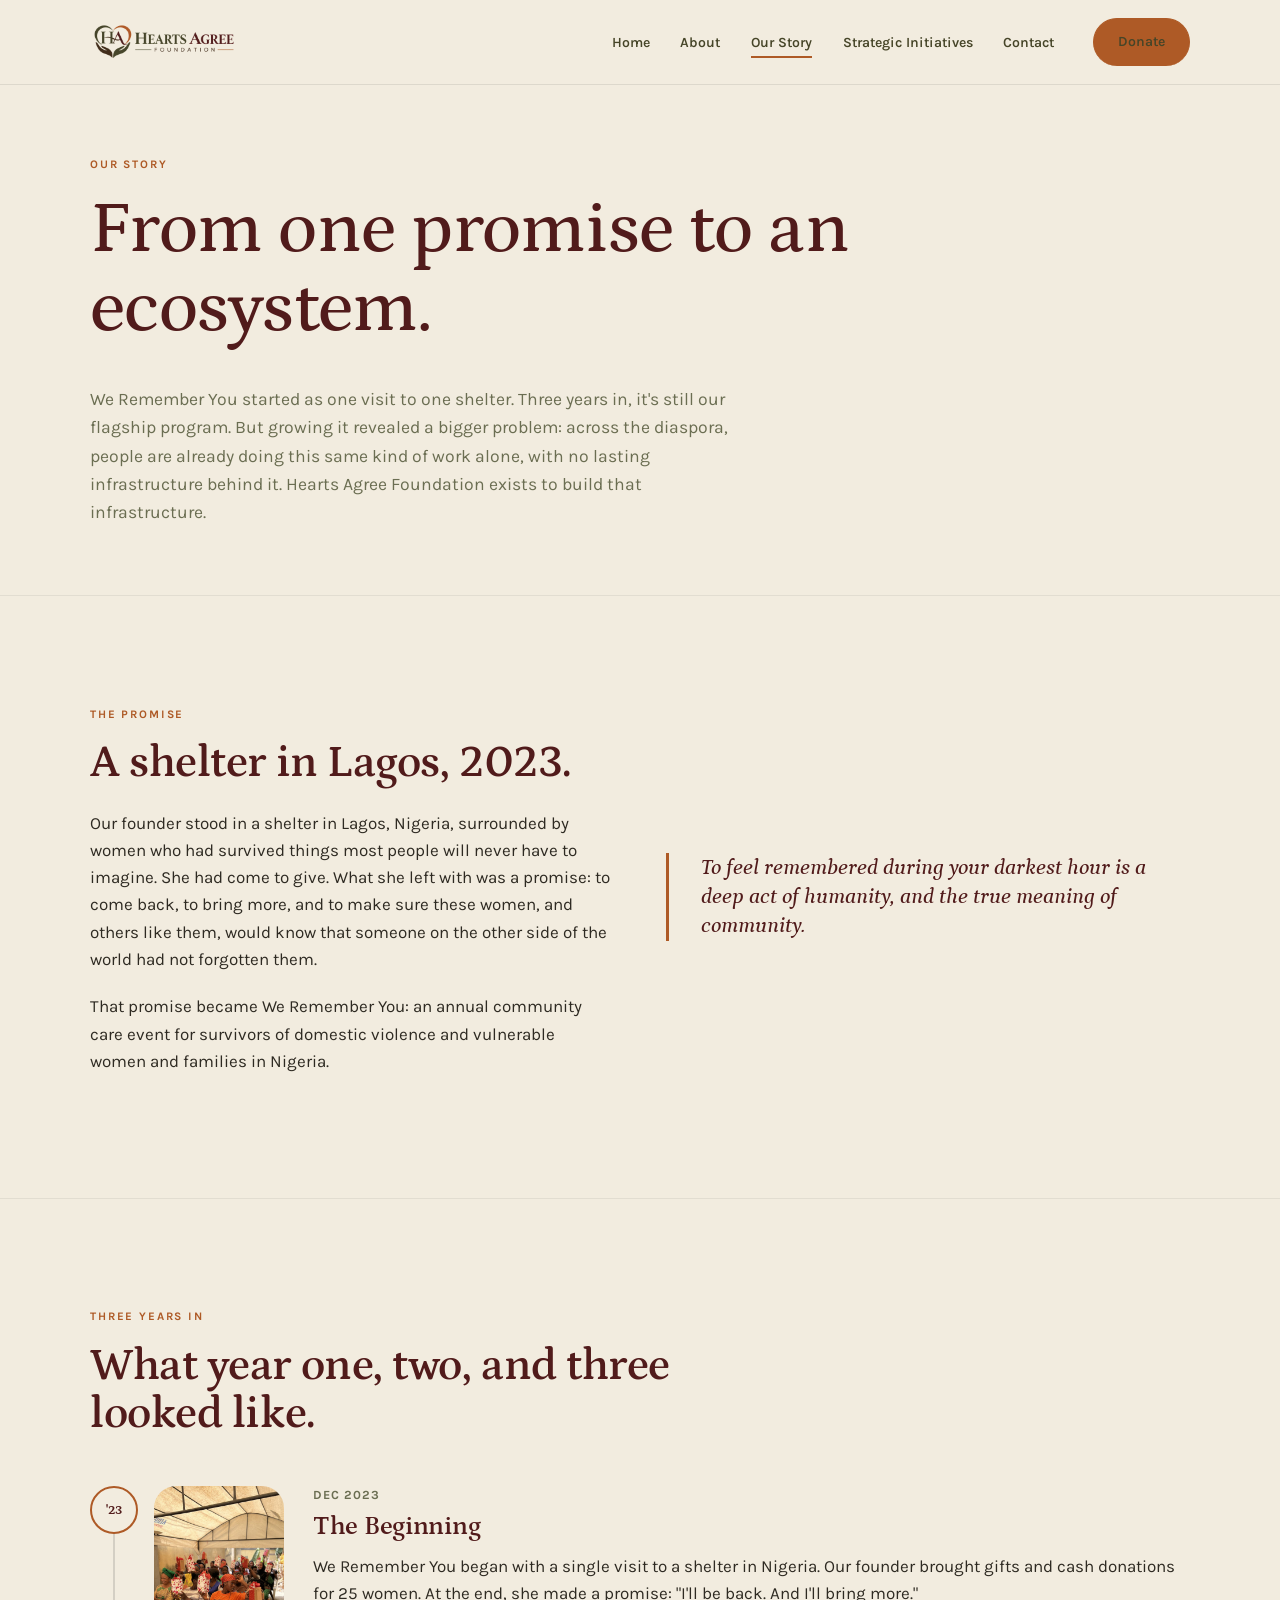
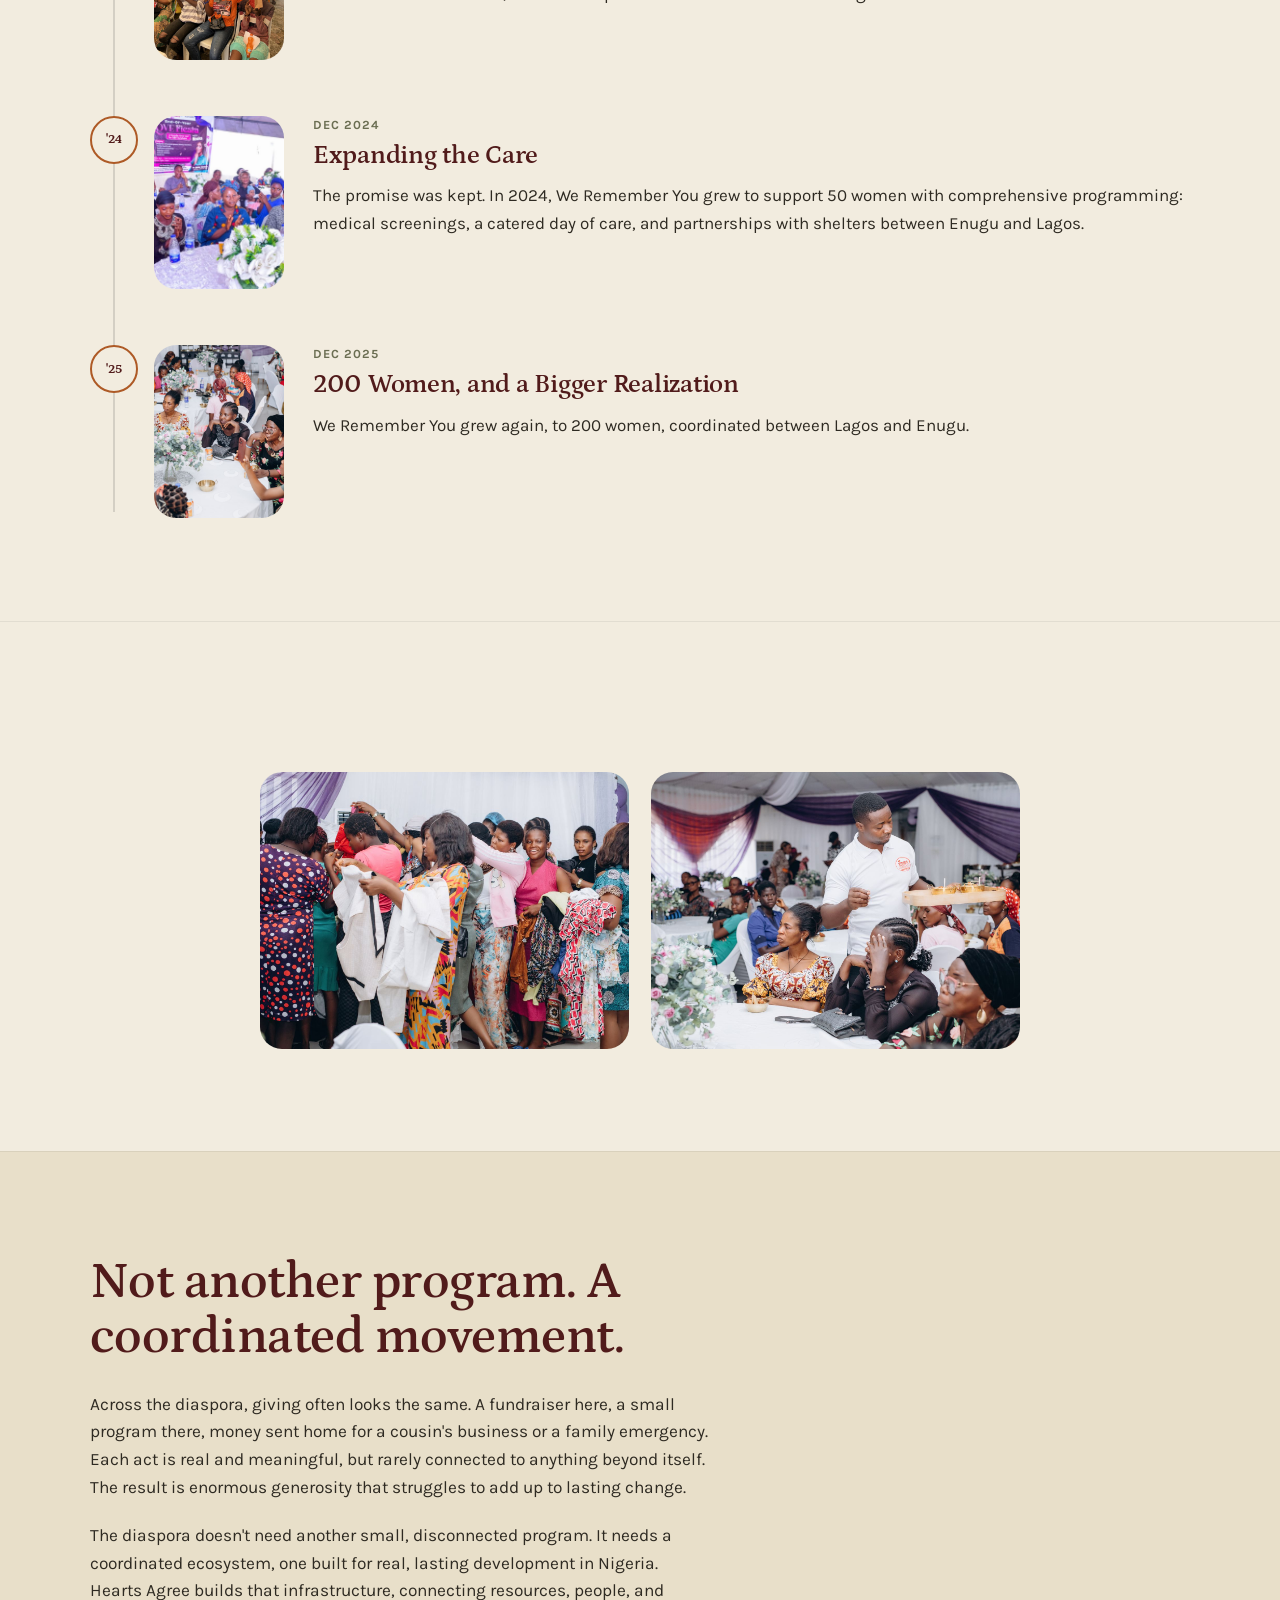
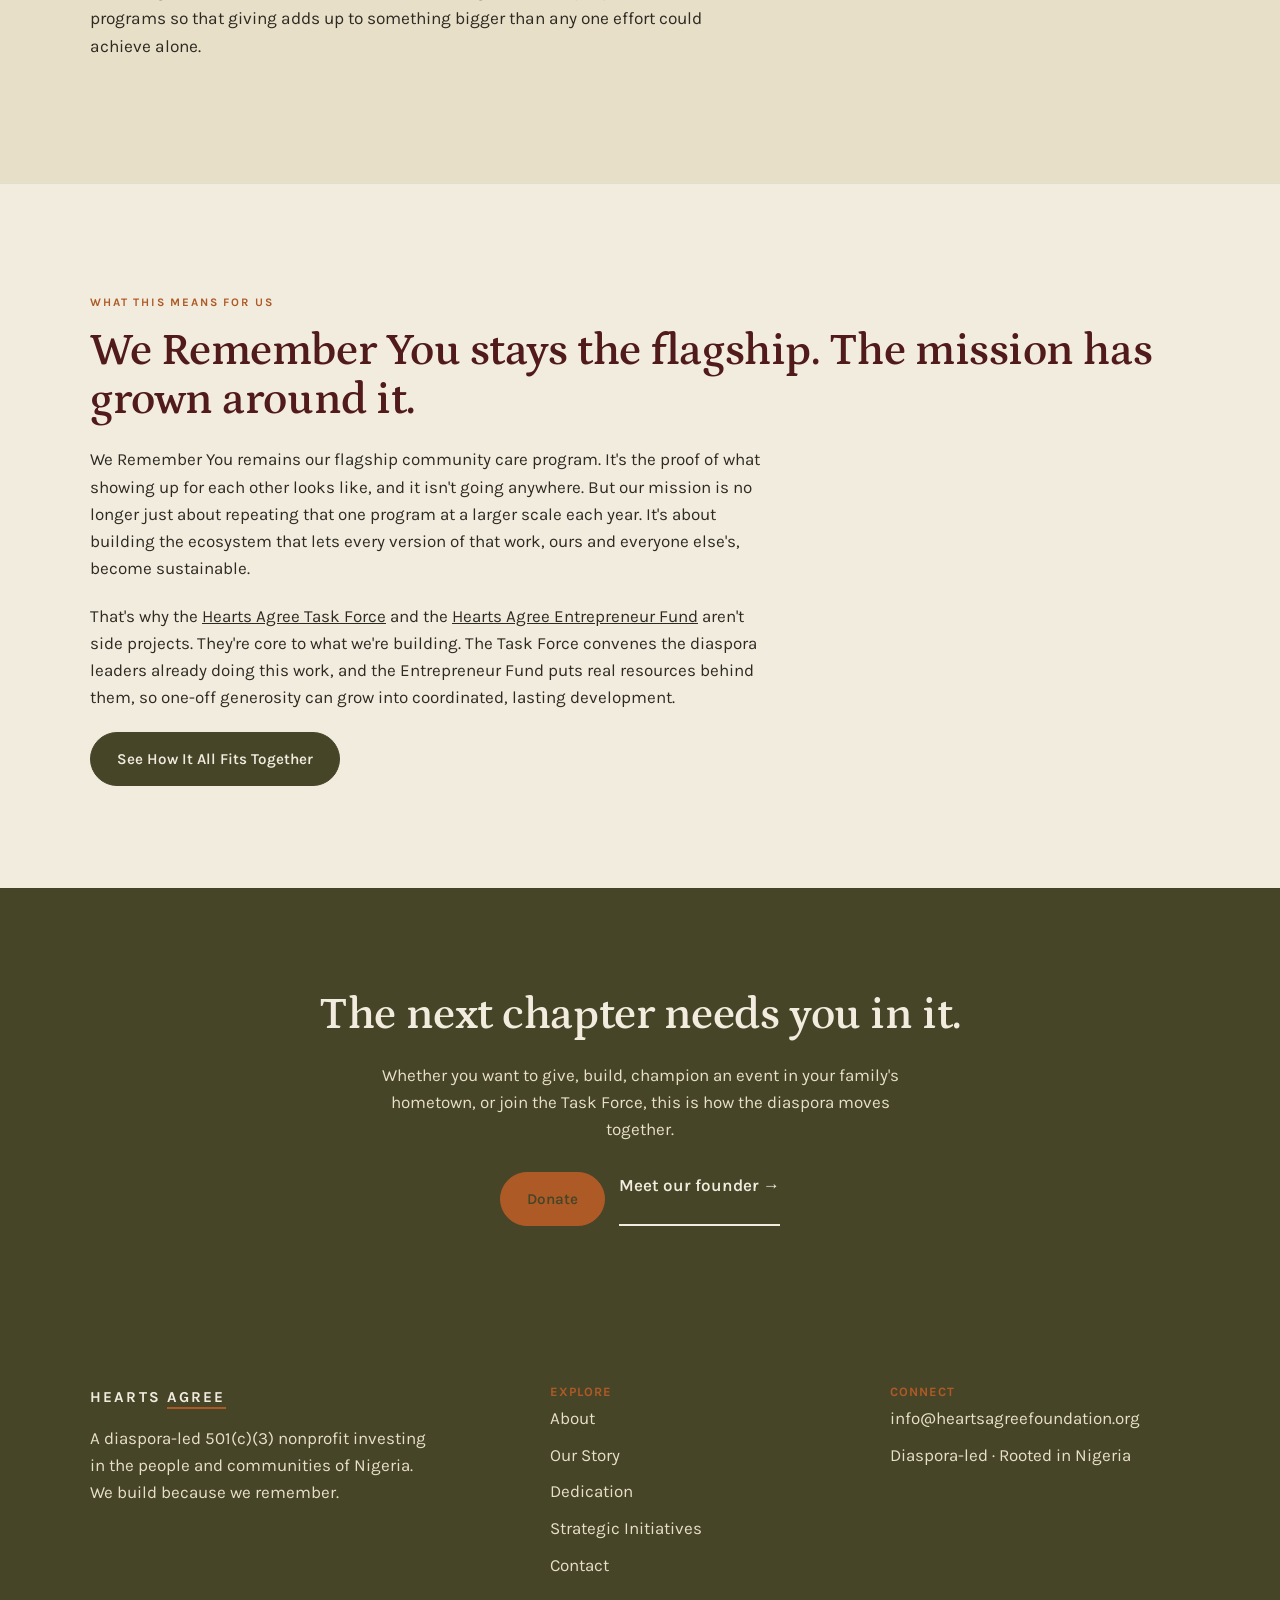
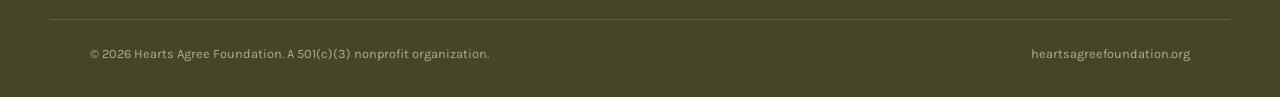
<file: story.html>
<!DOCTYPE html>
<html lang="en">
<head>
<meta charset="UTF-8">
<meta name="viewport" content="width=device-width, initial-scale=1.0">
<title>Our Story | Hearts Agree Foundation</title>
<meta name="description" content="How a single shelter visit in Lagos grew into We Remember You, and why that growth revealed the bigger mission behind Hearts Agree Foundation: building an ecosystem for lasting change.">
<link rel="preconnect" href="https://fonts.googleapis.com">
<link rel="preconnect" href="https://fonts.gstatic.com" crossorigin>
<link href="https://fonts.googleapis.com/css2?family=Petrona:ital,wght@0,500;0,600;0,700;1,500&family=Karla:wght@400;500;600;700&display=swap" rel="stylesheet">
<link rel="icon" type="image/png" href="assets/img/favicon.png">
<link rel="stylesheet" href="assets/css/style.css">
</head>
<body>

<header class="site-header">
  <nav class="nav">
    <a href="index.html" class="brand"><img src="assets/img/logo.png" alt="Hearts Agree Foundation" class="brand-logo"></a>
    <button class="nav-toggle" aria-label="Toggle menu" aria-expanded="false">
      <span></span><span></span><span></span>
    </button>
    <ul class="nav-links">
      <li><a href="index.html">Home</a></li>
      <li><a href="about.html">About</a></li>
      <li><a href="story.html">Our Story</a></li>
      <li><a href="programs.html">Strategic Initiatives</a></li>
      <li><a href="contact.html">Contact</a></li>
      <li class="nav-cta"><a href="contact.html#donate" class="btn btn-gold">Donate</a></li>
    </ul>
  </nav>
</header>

<section class="page-hero">
  <div class="wrap">
    <span class="eyebrow">Our Story</span>
    <h1>From one promise to an ecosystem.</h1>
    <p style="font-size:1.1rem; max-width:64ch; color:var(--forest-soft);">We Remember You started as one visit to one shelter. Three years in, it's still our flagship program. But growing it revealed a bigger problem: across the diaspora, people are already doing this same kind of work alone, with no lasting infrastructure behind it. Hearts Agree Foundation exists to build that infrastructure.</p>
  </div>
</section>

<section>
  <div class="wrap split">
    <div>
      <span class="eyebrow">The Promise</span>
      <h2>A shelter in Lagos, 2023.</h2>
      <p>Our founder stood in a shelter in Lagos, Nigeria, surrounded by women who had survived things most people will never have to imagine. She had come to give. What she left with was a promise: to come back, to bring more, and to make sure these women, and others like them, would know that someone on the other side of the world had not forgotten them.</p>
      <p>That promise became We Remember You: an annual community care event for survivors of domestic violence and vulnerable women and families in Nigeria.</p>
    </div>
    <div class="split-media">
      <div class="quote">
        <p>To feel remembered during your darkest hour is a deep act of humanity, and the true meaning of community.</p>
      </div>
    </div>
  </div>
</section>

<section>
  <div class="wrap">
    <span class="eyebrow">Three Years In</span>
    <h2 class="section-title">What year one, two, and three looked like.</h2>
    <div class="timeline">
      <div class="timeline-item">
        <div class="timeline-marker"><span>'23</span></div>
        <div class="timeline-content">
          <img src="assets/img/we-remember-you-year1.jpg" alt="Women holding gift bags at the first We Remember You event in 2023" class="timeline-photo">
          <div class="timeline-content-text">
            <span class="timeline-label">Dec 2023</span>
            <h3>The Beginning</h3>
            <p>We Remember You began with a single visit to a shelter in Nigeria. Our founder brought gifts and cash donations for 25 women. At the end, she made a promise: "I'll be back. And I'll bring more."</p>
          </div>
        </div>
      </div>
      <div class="timeline-item">
        <div class="timeline-marker"><span>'24</span></div>
        <div class="timeline-content">
          <img src="assets/img/we-remember-you-year2.jpg" alt="Survivors and community members gathered at the 2024 We Remember You End-of-Year Love Fiesta" class="timeline-photo">
          <div class="timeline-content-text">
            <span class="timeline-label">Dec 2024</span>
            <h3>Expanding the Care</h3>
            <p>The promise was kept. In 2024, We Remember You grew to support 50 women with comprehensive programming: medical screenings, a catered day of care, and partnerships with shelters between Enugu and Lagos.</p>
          </div>
        </div>
      </div>
      <div class="timeline-item">
        <div class="timeline-marker"><span>'25</span></div>
        <div class="timeline-content">
          <img src="assets/img/we-remember-you-1.jpg" alt="Women gathered at tables at the 2025 We Remember You event" class="timeline-photo">
          <div class="timeline-content-text">
            <span class="timeline-label">Dec 2025</span>
            <h3>200 Women, and a Bigger Realization</h3>
            <p>We Remember You grew again, to 200 women, coordinated between Lagos and Enugu.</p>
          </div>
        </div>
      </div>
    </div>
  </div>
</section>

<section>
  <div class="wrap">
    <div class="photo-grid" style="grid-template-columns: 1fr 1fr; max-width:760px; margin-left:auto; margin-right:auto;">
      <img src="assets/img/we-remember-you-2.jpg" alt="Participants receiving clothing and personal items at a We Remember You event" loading="lazy">
      <img src="assets/img/we-remember-you-3.jpg" alt="A team member serving refreshments at a We Remember You event" loading="lazy">
    </div>
  </div>
</section>

<section class="tint manifesto">
  <div class="wrap">
    <h2>Not another program. A coordinated movement.</h2>
    <p>Across the diaspora, giving often looks the same. A fundraiser here, a small program there, money sent home for a cousin's business or a family emergency. Each act is real and meaningful, but rarely connected to anything beyond itself. The result is enormous generosity that struggles to add up to lasting change.</p>
    <p>The diaspora doesn't need another small, disconnected program. It needs a coordinated ecosystem, one built for real, lasting development in Nigeria. Hearts Agree builds that infrastructure, connecting resources, people, and programs so that giving adds up to something bigger than any one effort could achieve alone.</p>
  </div>
</section>

<section>
  <div class="wrap">
    <span class="eyebrow">What This Means for Us</span>
    <h2>We Remember You stays the flagship. The mission has grown around it.</h2>
    <p style="max-width:68ch;">We Remember You remains our flagship community care program. It's the proof of what showing up for each other looks like, and it isn't going anywhere. But our mission is no longer just about repeating that one program at a larger scale each year. It's about building the ecosystem that lets every version of that work, ours and everyone else's, become sustainable.</p>
    <p style="max-width:68ch;">That's why the <a href="programs.html#task-force" style="text-decoration:underline;">Hearts Agree Task Force</a> and the <a href="programs.html#entrepreneur-fund" style="text-decoration:underline;">Hearts Agree Entrepreneur Fund</a> aren't side projects. They're core to what we're building. The Task Force convenes the diaspora leaders already doing this work, and the Entrepreneur Fund puts real resources behind them, so one-off generosity can grow into coordinated, lasting development.</p>
    <a href="programs.html" class="btn btn-primary">See How It All Fits Together</a>
  </div>
</section>

<section class="cta-band">
  <div class="wrap">
    <h2>The next chapter needs you in it.</h2>
    <p style="color:var(--cream-dim); max-width:52ch; margin:0 auto 1.8rem;">Whether you want to give, build, champion an event in your family's hometown, or join the Task Force, this is how the diaspora moves together.</p>
    <div class="hero-actions" style="justify-content:center;">
      <a href="contact.html#donate" class="btn btn-gold">Donate</a>
      <a href="about.html" class="link-arrow">Meet our founder</a>
    </div>
  </div>
</section>

<footer class="site-footer">
  <div class="wrap footer-grid">
    <div>
      <div class="brand" style="color:var(--cream);">Hearts <span>Agree</span></div>
      <p style="margin-top:1rem; max-width:34ch;">A diaspora-led 501(c)(3) nonprofit investing in the people and communities of Nigeria. We build because we remember.</p>
    </div>
    <div>
      <h4>Explore</h4>
      <ul>
        <li><a href="about.html">About</a></li>
        <li><a href="story.html">Our Story</a></li>
        <li><a href="dedication.html">Dedication</a></li>
        <li><a href="programs.html">Strategic Initiatives</a></li>
        <li><a href="contact.html">Contact</a></li>
      </ul>
    </div>
    <div>
      <h4>Connect</h4>
      <ul>
        <li><a href="mailto:info@heartsagreefoundation.org">info@heartsagreefoundation.org</a></li>
        <li>Diaspora-led &middot; Rooted in Nigeria</li>
      </ul>
    </div>
  </div>
  <div class="footer-bottom">
    <span>&copy; 2026 Hearts Agree Foundation. A 501(c)(3) nonprofit organization.</span>
    <span>heartsagreefoundation.org</span>
  </div>
</footer>

<script src="assets/js/main.js"></script>
</body>
</html>
</file>
<file: assets/css/style.css>
/* ==========================================================================
   Hearts Agree Foundation — Design System
   ========================================================================== */

:root {
  --forest: #464528;
  --forest-soft: #6B6E52;
  --cream: #F2ECDF;
  --cream-dim: #E8DFC9;
  --sage: #3D2B1F;
  --sage-soft: #DDD2BC;
  --gold: #AE5A26;
  --charcoal: #2E2A22;
  --white: #FFFFFF;
  --terracotta: #AE5A26;
  --terracotta-soft: #DDBB98;
  --maroon: #511B1B;
  --maroon-soft: #C99A9B;

  --font-display: "Petrona", Georgia, "Times New Roman", serif;
  --font-body: "Karla", -apple-system, BlinkMacSystemFont, "Segoe UI", sans-serif;

  --max: 1180px;
  --gap: clamp(1.5rem, 4vw, 4rem);
  --radius: 22px;
  --radius-pill: 999px;
}

*, *::before, *::after { box-sizing: border-box; }
html { scroll-behavior: smooth; }

body {
  margin: 0;
  background: var(--cream);
  color: var(--charcoal);
  font-family: var(--font-body);
  font-size: 17px;
  line-height: 1.6;
  -webkit-font-smoothing: antialiased;
}

img { max-width: 100%; display: block; }

a {
  color: inherit;
  text-decoration: none;
}

h1, h2, h3, h4 {
  font-family: var(--font-display);
  color: var(--maroon);
  line-height: 1.08;
  margin: 0 0 0.5em;
  font-weight: 600;
  letter-spacing: -0.01em;
}

h1 { font-size: clamp(2.6rem, 6vw, 4.6rem); font-weight: 500; }
h2 { font-size: clamp(1.9rem, 4vw, 2.8rem); }
h3 { font-size: clamp(1.3rem, 2.4vw, 1.6rem); }

p { margin: 0 0 1.2em; }

.eyebrow {
  display: inline-block;
  font-family: var(--font-body);
  font-size: 0.72rem;
  font-weight: 700;
  letter-spacing: 0.16em;
  text-transform: uppercase;
  color: var(--terracotta);
  margin-bottom: 1.4em;
}

.wrap {
  max-width: var(--max);
  margin: 0 auto;
  padding: 0 clamp(1.25rem, 4vw, 2.5rem);
}

section { padding: clamp(3.5rem, 8vw, 6.5rem) 0; }
section + section { border-top: 1px solid rgba(43,43,40,0.08); }

/* ---------- Buttons ---------- */
.btn {
  display: inline-flex;
  align-items: center;
  gap: 0.5em;
  font-family: var(--font-body);
  font-weight: 600;
  font-size: 0.95rem;
  padding: 0.9em 1.7em;
  border: 1.5px solid var(--forest);
  border-radius: var(--radius-pill);
  transition: background 0.2s ease, color 0.2s ease, transform 0.15s ease;
  cursor: pointer;
}
.btn-primary { background: var(--forest); color: var(--cream); }
.btn-primary:hover { background: var(--forest-soft); transform: translateY(-1px); }
.btn-outline { background: transparent; color: var(--forest); }
.btn-outline:hover { background: var(--forest); color: var(--cream); }
.btn-gold { background: var(--gold); color: var(--forest); border-color: var(--gold); }
.btn-gold:hover { background: #b8b153; }

/* ---------- Header / Nav ---------- */
.site-header {
  position: sticky;
  top: 0;
  z-index: 50;
  background: var(--cream);
  border-bottom: 1px solid rgba(43,43,40,0.1);
}
.nav {
  display: flex;
  align-items: center;
  justify-content: space-between;
  padding: 1.1rem clamp(1.25rem, 4vw, 2.5rem);
  max-width: var(--max);
  margin: 0 auto;
}
.brand {
  font-family: var(--font-body);
  font-size: 0.95rem;
  font-weight: 700;
  color: var(--maroon);
  text-transform: uppercase;
  letter-spacing: 0.14em;
  white-space: nowrap;
}
.brand span {
  color: inherit;
  border-bottom: 2px solid var(--gold);
  padding-bottom: 0.1em;
}
.brand-logo {
  height: 46px;
  width: auto;
  display: block;
}

.nav-links {
  display: flex;
  align-items: center;
  gap: clamp(1rem, 2.4vw, 2.2rem);
  list-style: none;
  margin: 0;
  padding: 0;
}
.nav-links a {
  font-size: 0.88rem;
  font-weight: 600;
  color: var(--forest);
  padding: 0.3em 0;
  border-bottom: 2px solid transparent;
  transition: border-color 0.2s ease, color 0.2s ease;
}
.nav-links a:hover,
.nav-links a.active {
  color: var(--forest);
  border-bottom-color: var(--gold);
}
.nav-cta { margin-left: 0.5rem; }
.nav-cta .btn {
  color: var(--cream);
  padding: 0.9em 1.7em;
  border-bottom: none;
}
.nav-cta .btn:hover { color: var(--cream); border-bottom: none; }
.nav-cta .btn-gold { color: var(--forest); }

.nav-toggle {
  display: none;
  background: none;
  border: none;
  cursor: pointer;
  padding: 0.4rem;
}
.nav-toggle span {
  display: block;
  width: 24px;
  height: 2px;
  background: var(--forest);
  margin: 5px 0;
  transition: transform 0.2s ease, opacity 0.2s ease;
}

@media (max-width: 860px) {
  .nav-toggle { display: block; }
  .nav-links {
    position: absolute;
    top: 100%;
    left: 0;
    right: 0;
    flex-direction: column;
    align-items: flex-start;
    background: var(--cream);
    padding: 1rem clamp(1.25rem, 4vw, 2.5rem) 1.6rem;
    border-bottom: 1px solid rgba(43,43,40,0.1);
    display: none;
    gap: 1rem;
  }
  .nav-links.open { display: flex; }
  .nav-cta { margin-left: 0; }
}

/* ---------- Hero (interior pages, split layout) ---------- */
.hero-actions {
  display: flex;
  flex-wrap: wrap;
  gap: 0.9rem;
  margin-top: 1.6rem;
}

/* ---------- Editorial hero (Home) ---------- */
.hero-editorial {
  padding: clamp(2.5rem, 7vw, 5rem) 0 clamp(3rem, 7vw, 5rem);
}
.hero-editorial-top {
  display: flex;
  justify-content: space-between;
  align-items: flex-start;
  gap: 2rem;
  margin-bottom: clamp(1.5rem, 4vw, 3rem);
}
.hero-kicker {
  font-family: var(--font-body);
  font-size: 0.78rem;
  font-weight: 700;
  letter-spacing: 0.18em;
  text-transform: uppercase;
  color: var(--terracotta);
  padding-top: 0.4em;
}
.hero-figure {
  text-align: right;
}
.hero-figure-num {
  display: block;
  font-family: var(--font-display);
  font-size: clamp(2.4rem, 6vw, 3.6rem);
  font-weight: 700;
  color: var(--gold);
  line-height: 1;
}
.hero-figure-label {
  display: block;
  max-width: 22ch;
  margin-left: auto;
  font-size: 0.82rem;
  color: var(--forest-soft);
  margin-top: 0.4rem;
}
.hero-editorial-headline {
  font-size: clamp(3rem, 8vw, 6.2rem);
  line-height: 0.98;
  max-width: 18ch;
  margin: 0 0 clamp(2rem, 5vw, 3.5rem);
}
.hero-editorial-foot {
  display: flex;
  justify-content: space-between;
  align-items: flex-end;
  gap: 2.5rem;
  flex-wrap: wrap;
  border-top: 1px solid rgba(43,43,40,0.12);
  padding-top: clamp(1.5rem, 4vw, 2.2rem);
}
.hero-editorial-lede {
  max-width: 44ch;
  font-size: 1.05rem;
  color: var(--forest-soft);
  margin: 0;
}
.hero-editorial-actions {
  display: flex;
  align-items: center;
  gap: 1.6rem;
  flex-wrap: wrap;
}

/* ---------- Sub-hero statement ---------- */
.sub-hero {
  padding: clamp(2.5rem, 6vw, 4rem) 0;
  text-align: center;
}
.sub-hero p {
  font-family: var(--font-display);
  font-size: clamp(1.7rem, 4vw, 2.5rem);
  font-weight: 500;
  line-height: 1.3;
  color: var(--maroon);
  max-width: 26ch;
  margin: 0 auto;
}
.highlight {
  color: var(--gold);
  font-style: italic;
}
.pull-line {
  font-family: var(--font-display);
  font-style: italic;
  font-size: clamp(1.2rem, 2.4vw, 1.5rem);
  color: var(--maroon);
  max-width: 42ch;
  margin: 1.2em 0;
}
.link-arrow {
  font-weight: 600;
  border-bottom: 2px solid var(--gold);
  padding-bottom: 0.15em;
  white-space: nowrap;
}
.link-arrow::after {
  content: " \2192";
}
.cta-band .link-arrow {
  color: var(--cream);
  border-bottom-color: var(--cream);
}
@media (max-width: 700px) {
  .hero-editorial-top { flex-direction: column; }
  .hero-figure { text-align: left; }
  .hero-figure-label { margin-left: 0; }
  .hero-editorial-foot { flex-direction: column; align-items: flex-start; }
}

/* ---------- Numbered ways list ---------- */
.section-title {
  max-width: 24ch;
  margin-bottom: clamp(2rem, 5vw, 3rem);
}
.ways-list {
  list-style: none;
  margin: 0;
  padding: 0;
}
.ways-list li {
  display: flex;
  gap: clamp(1.5rem, 4vw, 3rem);
  align-items: baseline;
  padding: clamp(1.6rem, 4vw, 2.4rem) 0;
  border-top: 1px solid rgba(43,43,40,0.12);
}
.ways-list li:last-child {
  border-bottom: 1px solid rgba(43,43,40,0.12);
}
.ways-num {
  font-family: var(--font-display);
  font-size: clamp(1.6rem, 3vw, 2.2rem);
  color: var(--maroon-soft);
  flex: 0 0 auto;
  width: 3ch;
}
.ways-body h3 { margin-bottom: 0.3em; }
.ways-body p { margin: 0; max-width: 62ch; color: var(--forest-soft); }
@media (max-width: 700px) {
  .ways-list li { flex-direction: column; gap: 0.6rem; }
  .ways-num { width: auto; }
}

/* ---------- Two column content ---------- */
.split {
  display: grid;
  grid-template-columns: 1fr 1fr;
  gap: var(--gap);
  align-items: center;
}
.tint {
  background: var(--cream-dim);
}

.timeline-photo {
  width: 100%;
  aspect-ratio: 3/4;
  object-fit: cover;
  border-radius: var(--radius);
  margin: 0.8rem 0 1.2rem;
}

.portrait-photo {
  width: 100%;
  aspect-ratio: 3/4;
  object-fit: cover;
  border-radius: var(--radius);
}
.split.reverse .split-media { order: 2; }
@media (max-width: 860px) {
  .split { grid-template-columns: 1fr; }
  .split.reverse .split-media { order: 0; }
}

.quote {
  border-left: 3px solid var(--terracotta);
  padding-left: clamp(1.4rem, 3vw, 2rem);
}
.quote p {
  font-family: var(--font-display);
  font-style: italic;
  font-size: 1.35rem;
  font-weight: 500;
  color: var(--maroon);
  margin: 0;
  line-height: 1.35;
}
.quote cite {
  display: block;
  margin-top: 1rem;
  font-family: var(--font-body);
  font-style: normal;
  font-size: 0.85rem;
  font-weight: 600;
  color: var(--forest-soft);
}

/* ---------- What We Do / Program columns ---------- */
.pillar-grid {
  display: grid;
  grid-template-columns: repeat(3, 1fr);
  gap: clamp(1.5rem, 4vw, 2.5rem);
}
@media (min-width: 701px) {
  .pillar-grid > div:not(:first-child) {
    border-left: 1px solid rgba(43,43,40,0.12);
    padding-left: clamp(1.5rem, 3vw, 2rem);
  }
}
@media (max-width: 700px) { .pillar-grid { grid-template-columns: 1fr; } }

/* ---------- Program detail blocks ---------- */
.program-block {
  max-width: 68ch;
}
.program-block .eyebrow { color: var(--terracotta); }

/* ---------- Action grid (compact get-involved list) ---------- */
.action-grid {
  display: grid;
  grid-template-columns: 1fr 1fr;
  gap: clamp(2rem, 5vw, 3rem) clamp(2rem, 5vw, 3.5rem);
}
.action-grid > div:nth-child(odd) {
  padding-right: clamp(1.5rem, 3vw, 2rem);
}
@media (min-width: 701px) {
  .action-grid > div:nth-child(odd) { border-right: 1px solid rgba(43,43,40,0.12); }
  .action-grid > div:nth-child(n+3) { border-top: 1px solid rgba(43,43,40,0.12); padding-top: 1.8rem; }
}
@media (max-width: 700px) {
  .action-grid { grid-template-columns: 1fr; }
  .action-grid > div:not(:first-child) { border-top: 1px solid rgba(43,43,40,0.12); padding-top: 1.6rem; }
}
.action-grid h3 { margin-bottom: 0.4em; }
.action-grid p { font-size: 0.95rem; color: var(--forest-soft); }

/* ---------- Photo grid ---------- */
.photo-grid {
  margin-top: clamp(2rem, 5vw, 3rem);
  display: grid;
  grid-template-columns: repeat(3, 1fr);
  gap: clamp(0.9rem, 2vw, 1.4rem);
}
.photo-grid img {
  width: 100%;
  height: 100%;
  aspect-ratio: 4/3;
  object-fit: cover;
  border-radius: var(--radius);
}
@media (max-width: 700px) {
  .photo-grid { grid-template-columns: 1fr; }
}

/* ---------- Board / people grid ---------- */
.board-grid {
  display: grid;
  grid-template-columns: repeat(3, 1fr);
  gap: clamp(1.5rem, 4vw, 2.5rem);
}
@media (min-width: 701px) {
  .board-grid > div:not(:first-child) {
    border-left: 1px solid rgba(43,43,40,0.12);
    padding-left: clamp(1.5rem, 3vw, 2rem);
  }
}
@media (max-width: 700px) { .board-grid { grid-template-columns: 1fr; } }
.board-grid h3 { margin-bottom: 0.1em; }
.board-role {
  display: block;
  font-size: 0.8rem;
  font-weight: 700;
  letter-spacing: 0.08em;
  text-transform: uppercase;
  color: var(--maroon);
  margin-bottom: 0.7em;
}

/* ---------- Growth bar chart ---------- */
.growth-chart {
  display: flex;
  gap: clamp(1.5rem, 5vw, 3.5rem);
  margin-top: 2.5rem;
}
.growth-col {
  display: flex;
  flex-direction: column;
  align-items: center;
  text-align: center;
  flex: 1 1 0;
  min-width: 84px;
}
.growth-bar-wrap {
  display: flex;
  flex-direction: column;
  justify-content: flex-end;
  align-items: center;
  height: 200px;
}
.growth-value {
  font-family: var(--font-display);
  font-size: clamp(1.6rem, 3vw, 2.2rem);
  font-weight: 700;
  color: var(--maroon);
  margin-bottom: 0.5rem;
}
.growth-bar {
  width: clamp(48px, 8vw, 84px);
  background: linear-gradient(180deg, var(--gold) 0%, var(--maroon) 100%);
  border-radius: 10px 10px 4px 4px;
}
.growth-year {
  display: block;
  margin-top: 1rem;
  font-size: 0.78rem;
  font-weight: 700;
  letter-spacing: 0.08em;
  text-transform: uppercase;
  color: var(--forest-soft);
}
.growth-caption {
  font-size: 0.85rem;
  color: var(--forest-soft);
  max-width: 20ch;
  margin: 0.4rem 0 0;
}

/* ---------- Hero photo panel ---------- */
.hero-photo {
  margin-top: clamp(2rem, 5vw, 3rem);
  border-radius: var(--radius);
  overflow: hidden;
  aspect-ratio: 16/9;
}
.hero-photo img {
  width: 100%;
  height: 100%;
  object-fit: cover;
  display: block;
}
@media (max-width: 700px) {
  .hero-photo { aspect-ratio: 4/3; }
}

/* ---------- Scroll reveal ---------- */
.reveal {
  opacity: 0;
  transform: translateY(22px);
  transition: opacity 0.7s ease, transform 0.7s ease;
}
.reveal.is-visible {
  opacity: 1;
  transform: translateY(0);
}
@media (prefers-reduced-motion: reduce) {
  .reveal { opacity: 1; transform: none; transition: none; }
}

/* ---------- Hover polish ---------- */
.photo-grid img,
.timeline-photo,
.portrait-photo {
  transition: transform 0.4s ease, box-shadow 0.4s ease;
}
.photo-grid img:hover,
.timeline-photo:hover,
.portrait-photo:hover {
  transform: scale(1.025);
}

/* ---------- Callout / CTA band ---------- */
.cta-band {
  background: var(--forest);
  color: var(--cream);
  text-align: center;
}
.cta-band h2 { color: var(--cream); }
.cta-band .btn-outline { color: var(--cream); border-color: var(--cream); }
.cta-band .btn-outline:hover { background: var(--cream); color: var(--forest); }

.note {
  border-left: 3px solid var(--gold);
  padding-left: 1.4rem;
  font-size: 0.92rem;
  font-style: italic;
  color: var(--forest-soft);
}

/* ---------- Footer ---------- */
.site-footer {
  background: var(--forest);
  color: var(--cream-dim);
  padding: 3.5rem 0 2rem;
}
.footer-grid {
  display: grid;
  grid-template-columns: 1.4fr 1fr 1fr;
  gap: 2.5rem;
}
@media (max-width: 700px) { .footer-grid { grid-template-columns: 1fr; } }
.site-footer h4 {
  color: var(--gold);
  font-size: 0.8rem;
  letter-spacing: 0.08em;
  text-transform: uppercase;
  font-family: var(--font-body);
  font-weight: 700;
}
.site-footer a { color: var(--cream-dim); }
.site-footer a:hover { color: var(--gold); }
.site-footer ul { list-style: none; padding: 0; margin: 0; display: flex; flex-direction: column; gap: 0.6rem; }
.footer-bottom {
  max-width: var(--max);
  margin: 2.5rem auto 0;
  padding: 1.5rem clamp(1.25rem, 4vw, 2.5rem) 0;
  border-top: 1px solid rgba(245,241,230,0.15);
  font-size: 0.8rem;
  color: rgba(245,241,230,0.6);
  display: flex;
  justify-content: space-between;
  flex-wrap: wrap;
  gap: 0.5rem;
}

/* ---------- Page header (interior pages) ---------- */
.page-hero {
  padding: clamp(2.5rem, 6vw, 4rem) 0 clamp(2rem, 5vw, 3rem);
}

/* ---------- Merged intro block (About) ---------- */
.intro-block {
  padding: clamp(2.5rem, 6vw, 4rem) 0 clamp(3rem, 7vw, 5rem);
}
.intro-headline {
  max-width: 26ch;
  font-size: clamp(2.2rem, 5vw, 3.6rem);
  margin-bottom: clamp(2rem, 5vw, 3rem);
}
.intro-detail {
  border-top: 1px solid rgba(43,43,40,0.12);
  padding-top: clamp(1.8rem, 4vw, 2.6rem);
}
.intro-detail p {
  max-width: 60ch;
  color: var(--charcoal);
}

/* ---------- Glossary rows (About: Mission/Vision/Philosophy) ---------- */
.glossary-list {
  margin: 0;
}
.glossary-row {
  display: grid;
  grid-template-columns: minmax(120px, 200px) 1fr;
  gap: clamp(1.5rem, 4vw, 3rem);
  padding: clamp(1.6rem, 4vw, 2.2rem) 0;
  border-top: 1px solid rgba(43,43,40,0.12);
  margin: 0;
}
.glossary-row:last-child {
  border-bottom: 1px solid rgba(43,43,40,0.12);
}
.glossary-row dt {
  font-family: var(--font-body);
  font-size: 0.78rem;
  font-weight: 700;
  letter-spacing: 0.14em;
  text-transform: uppercase;
  color: var(--terracotta);
  margin: 0;
}
.glossary-row dd {
  margin: 0;
  color: var(--forest-soft);
  max-width: 62ch;
}
.glossary-row dd p { margin: 0 0 1em; }
.glossary-row dd p:last-child { margin-bottom: 0; }
@media (max-width: 700px) {
  .glossary-row { grid-template-columns: 1fr; gap: 0.5rem; }
}

/* ---------- Vertical timeline (Story) ---------- */
.timeline {
  position: relative;
  margin-top: clamp(2rem, 5vw, 3rem);
}
.timeline::before {
  content: "";
  position: absolute;
  left: 23px;
  top: 6px;
  bottom: 6px;
  width: 2px;
  background: rgba(43,43,40,0.15);
}
.timeline-item {
  position: relative;
  padding-left: 64px;
  margin-bottom: clamp(2.5rem, 6vw, 3.5rem);
}
.timeline-item:last-child { margin-bottom: 0; }
.timeline-marker {
  position: absolute;
  left: 0;
  top: 0;
  width: 48px;
  height: 48px;
  border-radius: 50%;
  background: var(--cream);
  border: 2px solid var(--gold);
  display: flex;
  align-items: center;
  justify-content: center;
  font-family: var(--font-display);
  font-weight: 700;
  font-size: 0.82rem;
  color: var(--maroon);
  z-index: 1;
}
.timeline-content {
  display: flex;
  gap: clamp(1.2rem, 3vw, 1.8rem);
  align-items: flex-start;
}
.timeline-content .timeline-photo {
  width: 130px;
  flex: 0 0 130px;
  margin: 0;
}
.timeline-label {
  display: block;
  font-size: 0.78rem;
  font-weight: 700;
  letter-spacing: 0.08em;
  text-transform: uppercase;
  color: var(--forest-soft);
  margin-bottom: 0.5em;
}
@media (max-width: 700px) {
  .timeline-content { flex-direction: column; }
  .timeline-content .timeline-photo { width: 100%; flex: none; max-width: 200px; }
}

/* ---------- Manifesto statement (Story: The Bigger Realization) ---------- */
.manifesto h2 {
  font-size: clamp(2.2rem, 5vw, 3.2rem);
  max-width: 17ch;
}
.manifesto p {
  font-size: 1.08rem;
  max-width: 62ch;
}

/* ---------- Initiative list (Programs) ---------- */
.initiative-list {
  list-style: none;
  margin: clamp(2rem, 5vw, 3rem) 0 0;
  padding: 0;
}
.initiative-list li {
  display: grid;
  grid-template-columns: minmax(160px, 280px) 1fr;
  gap: clamp(1.5rem, 4vw, 3rem);
  padding: clamp(1.8rem, 4vw, 2.6rem) 0;
  border-top: 1px solid rgba(43,43,40,0.12);
}
.initiative-list li:last-child {
  border-bottom: 1px solid rgba(43,43,40,0.12);
}
.initiative-head .eyebrow { display: block; margin-bottom: 0.5em; }
.initiative-head h3 { margin: 0; }
.badge-soon {
  display: inline-block;
  margin-top: 0.7em;
  padding: 0.3em 0.75em;
  font-family: var(--font-body);
  font-size: 0.66rem;
  font-weight: 700;
  letter-spacing: 0.08em;
  text-transform: uppercase;
  color: var(--forest-soft);
  border: 1px solid rgba(43,43,40,0.25);
  border-radius: 999px;
}
.initiative-body p { color: var(--forest-soft); max-width: 58ch; }
@media (max-width: 700px) {
  .initiative-list li { grid-template-columns: 1fr; }
}
</file>
